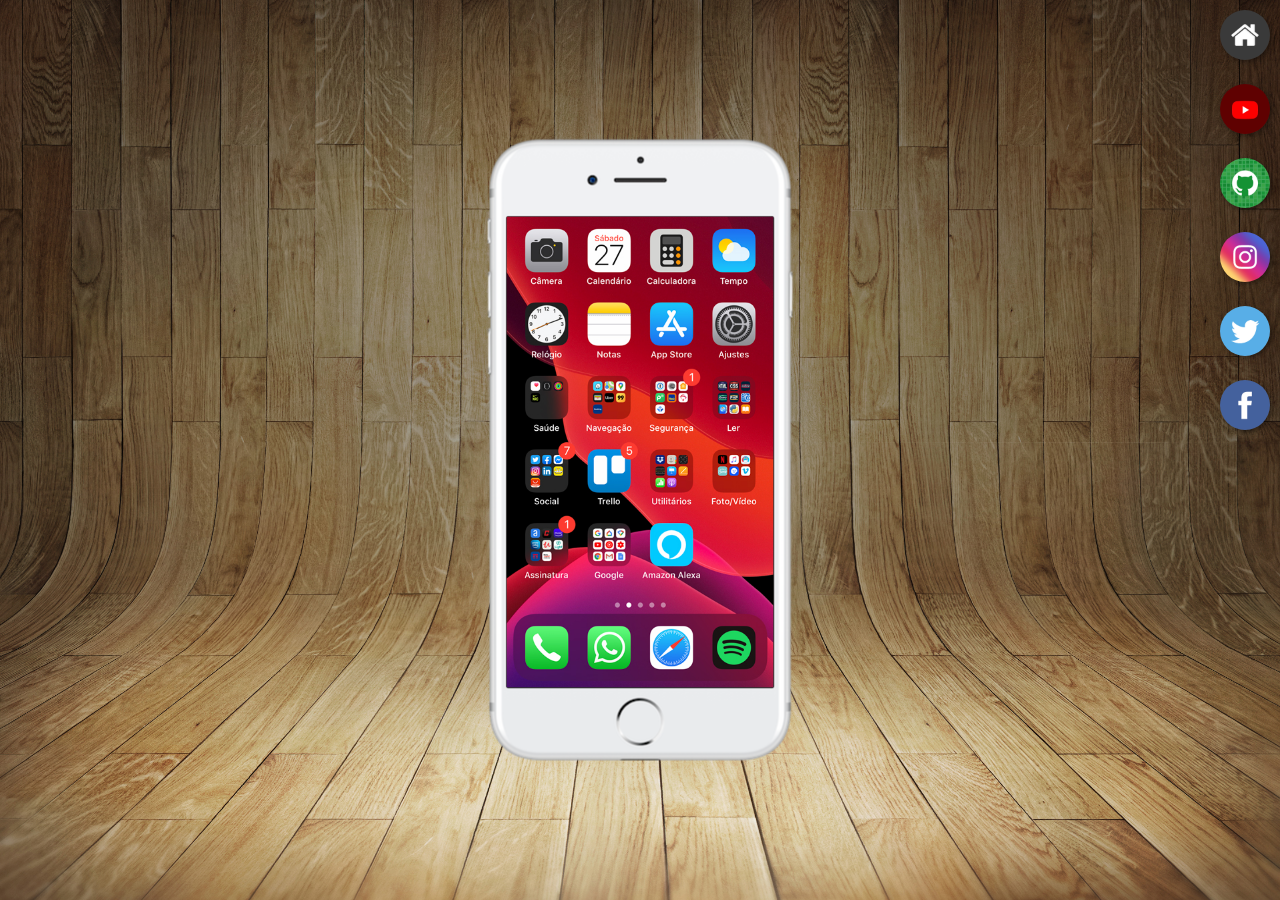
<file: index.html>
<!DOCTYPE html>
<html lang="pt-br">
<head>
    <meta charset="UTF-8">
    <meta name="viewport" content="width=device-width, initial-scale=1.0">
    <title>Projeto Redes Sociais</title>
    <link rel="shortcut icon" href="favicon.ico" type="image/x-icon">
    <link rel="stylesheet" href="estilos/style.css">
</head>
<body>
    <main>
        <section id="telefone">
            <iframe src="home.html" name="tela" id="tela" frameborder="0"></iframe>
        </section>
        <section id="redes-sociais">
            <a href="home.html" target="tela"><img src="imagens/logo-home.jpg" alt="Home"></a><br>
            <a href="youtube.html" target="tela"><img src="imagens/logo-youtube.jpg" alt=""></a><br>
            <a href="github.html" target="tela"><img src="imagens/logo-github.jpg" alt=""></a><br>
            <a href="instagram.html" target="tela"><img src="imagens/logo-instagram.jpg" alt=""></a><br>
            <a href="twitter.html" target="tela"><img src="imagens/logo-twitter.jpg" alt=""></a><br>
            <a href="facebook.html" target="tela"><img src="imagens/logo-facebook.jpg" alt=""></a>
        </section>
    </main>
</body>
</html>
</file>
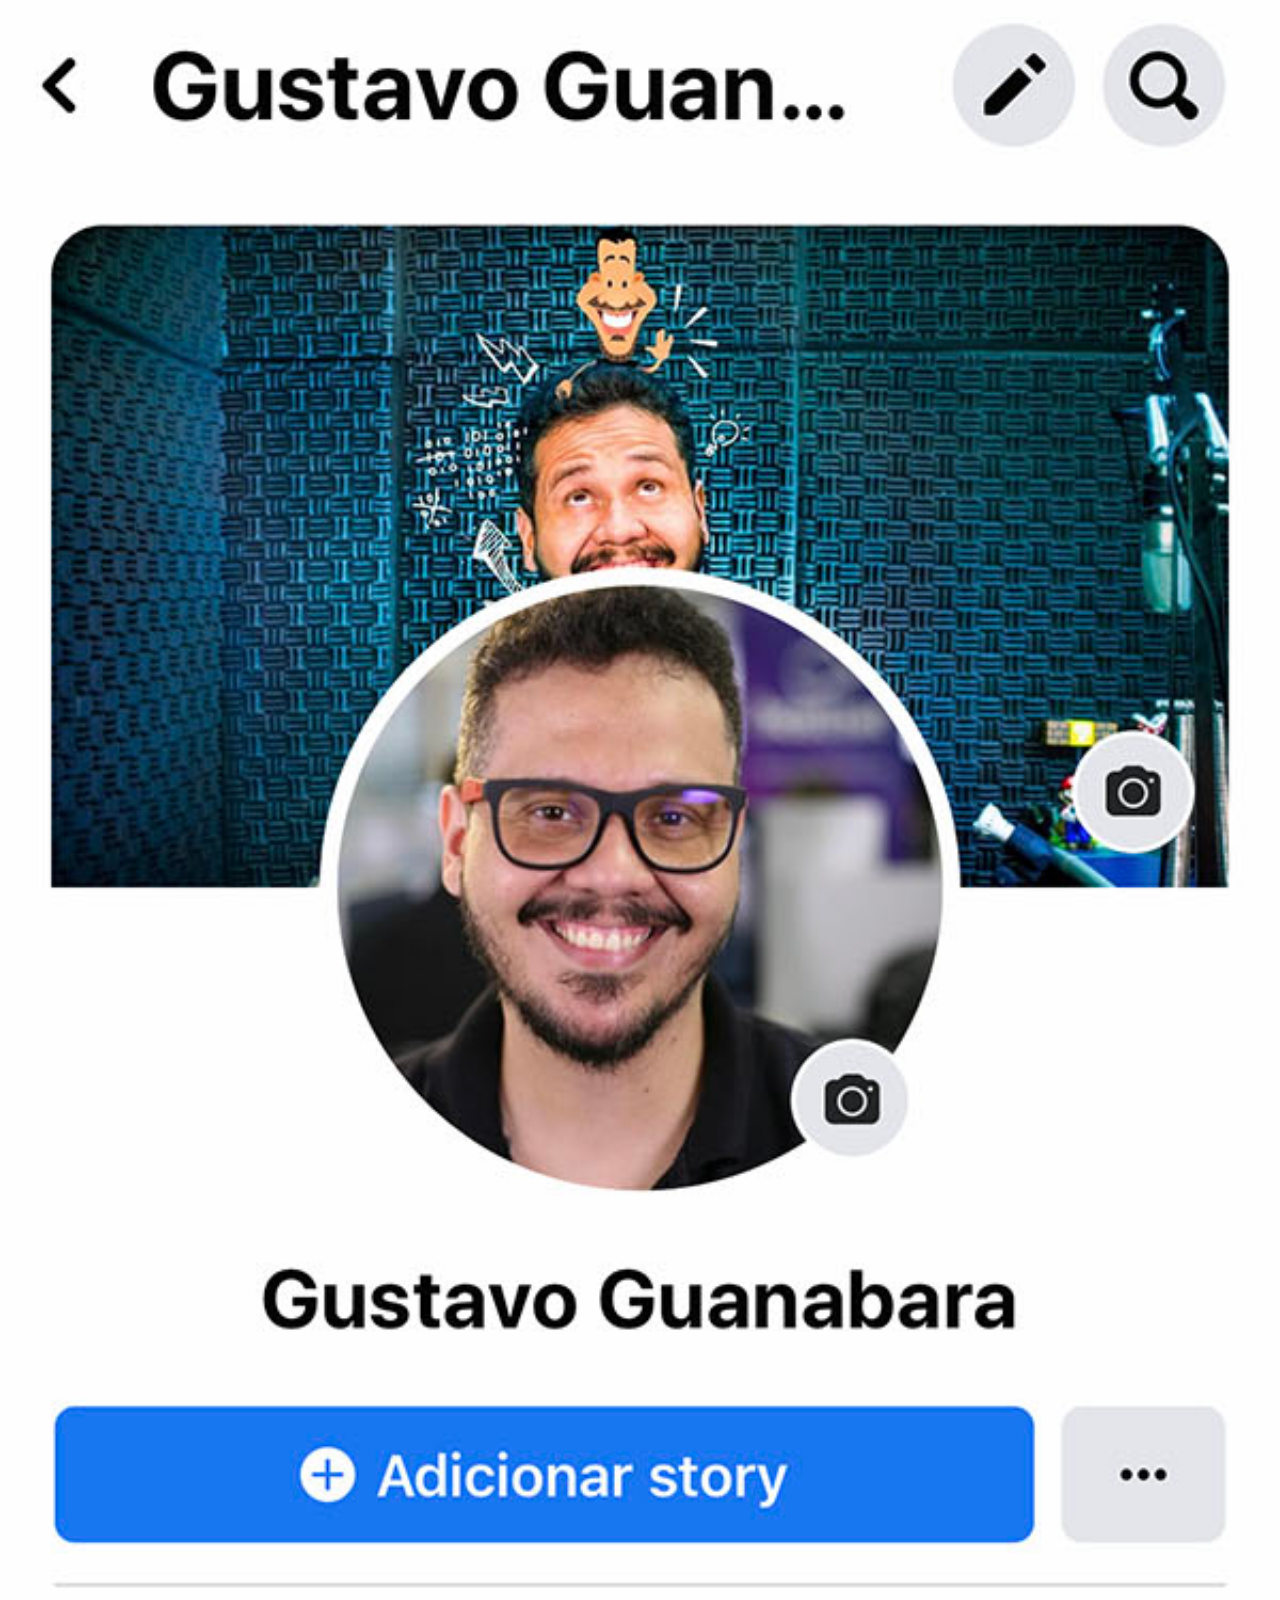
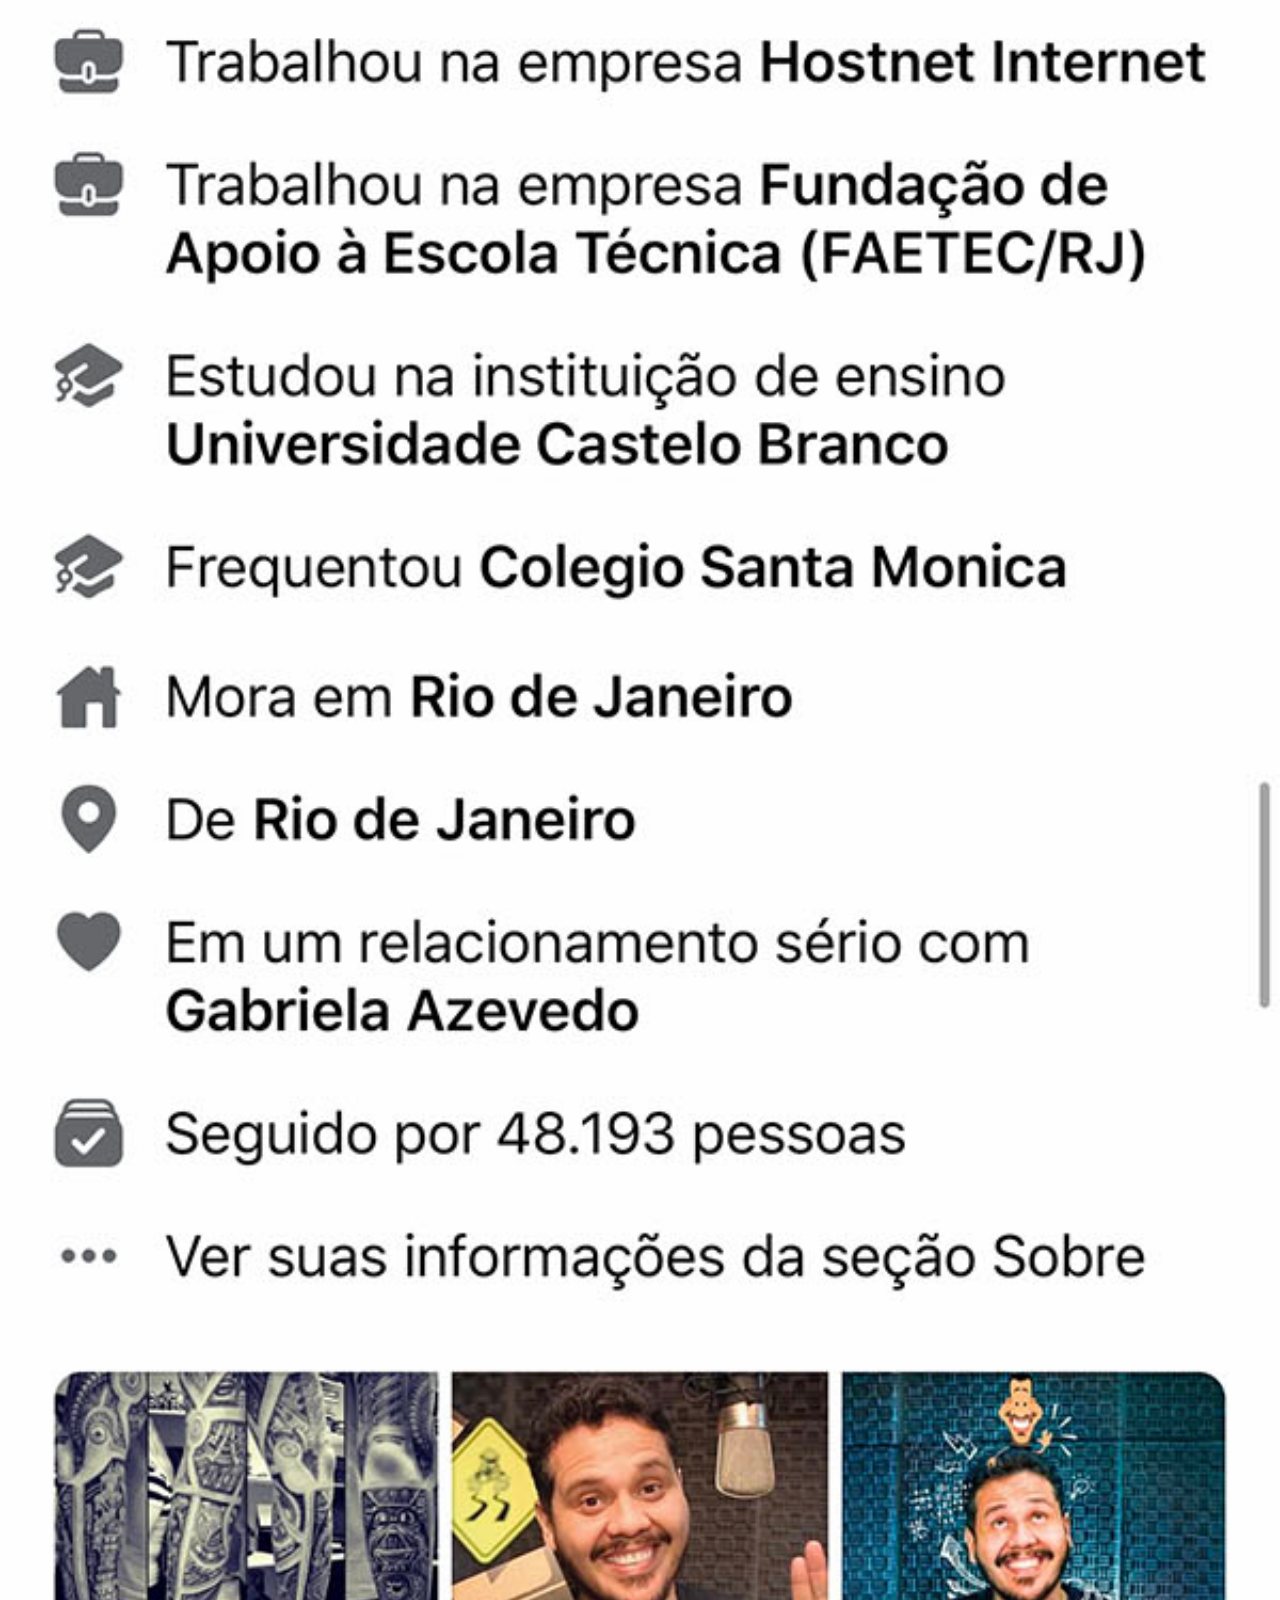
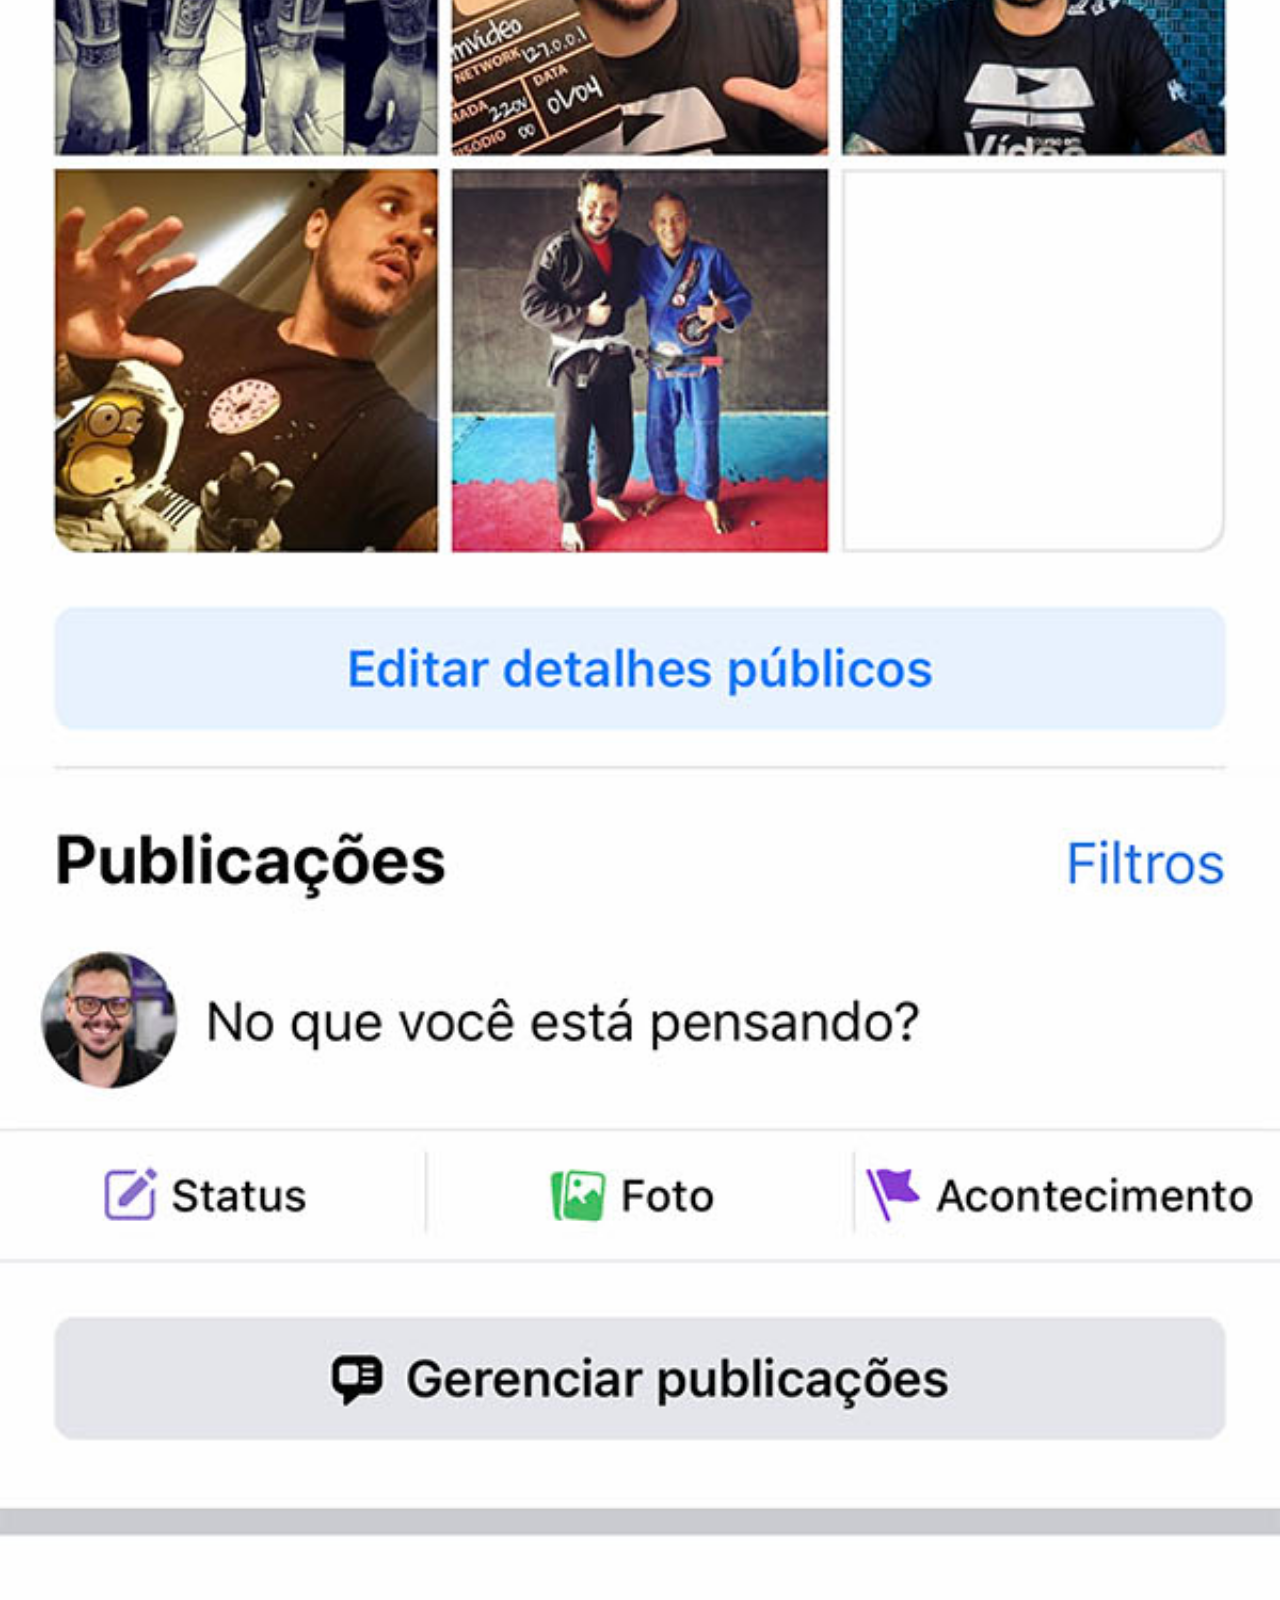
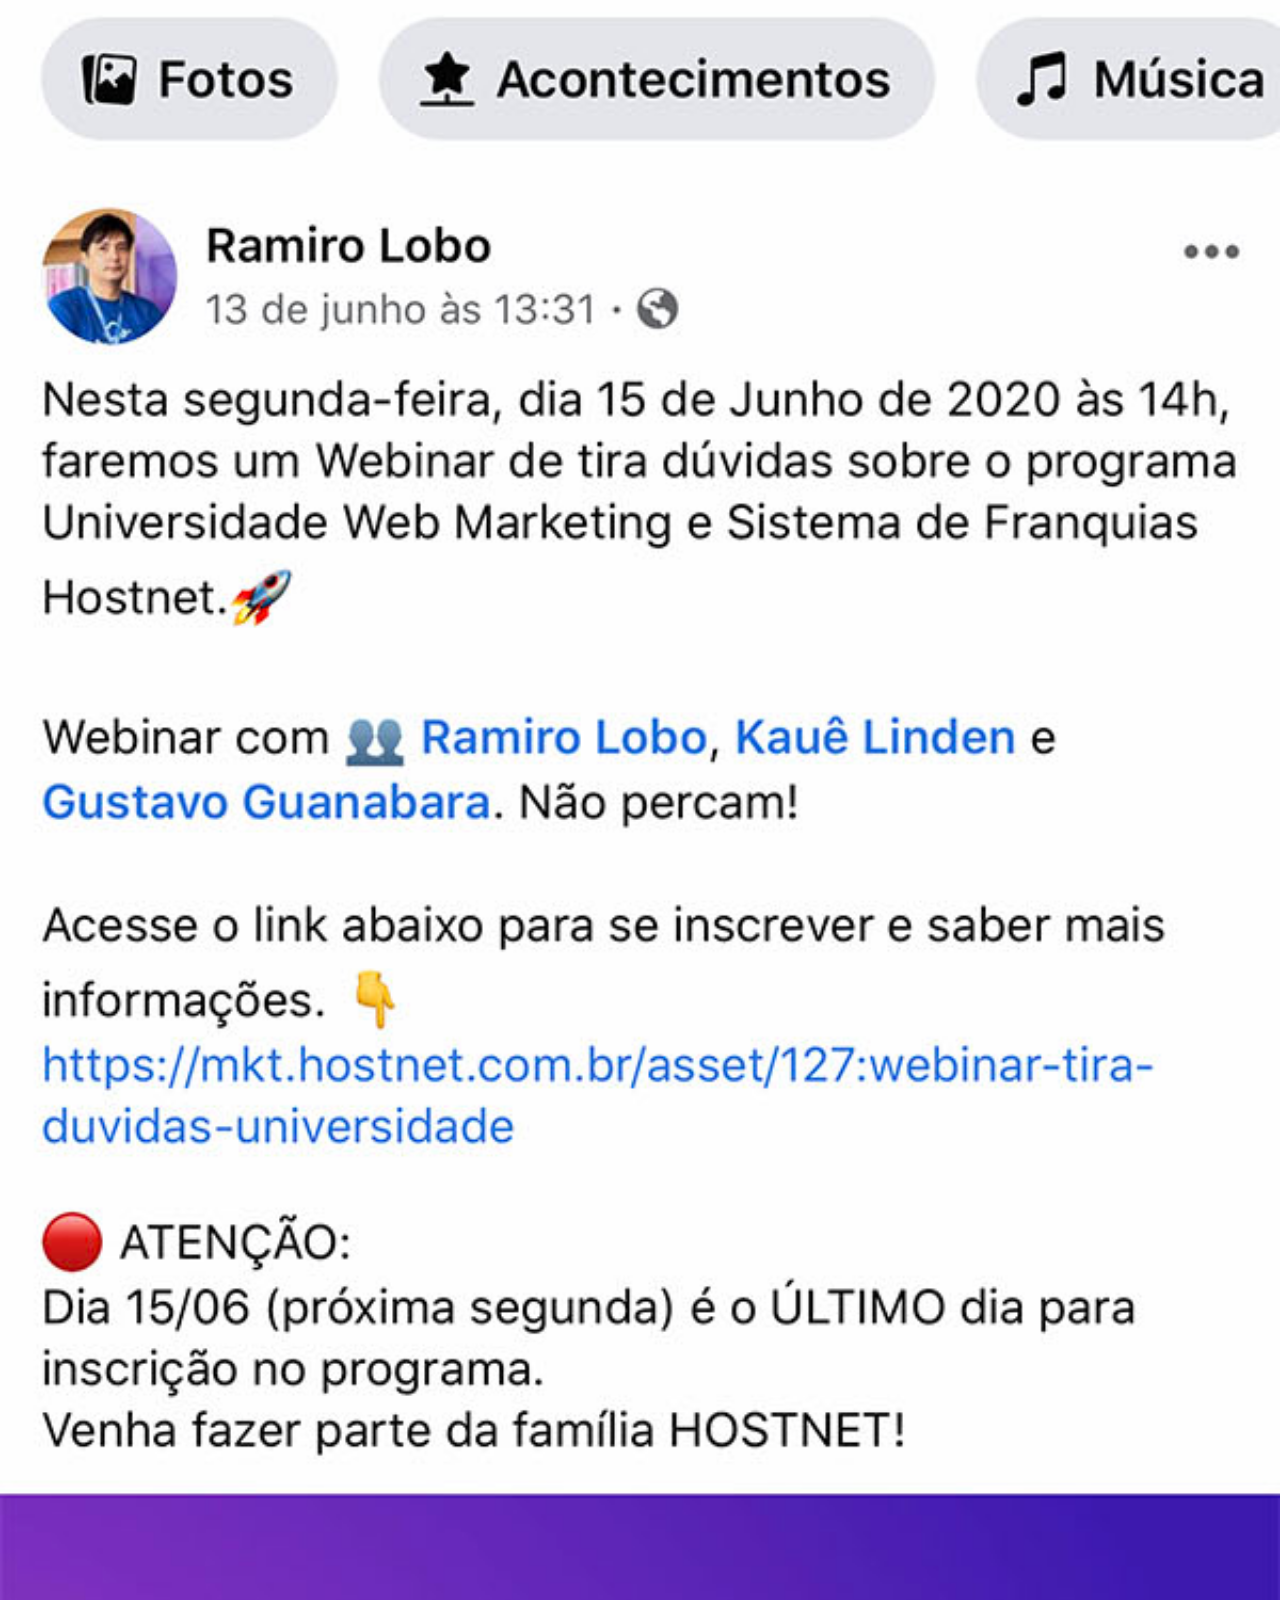
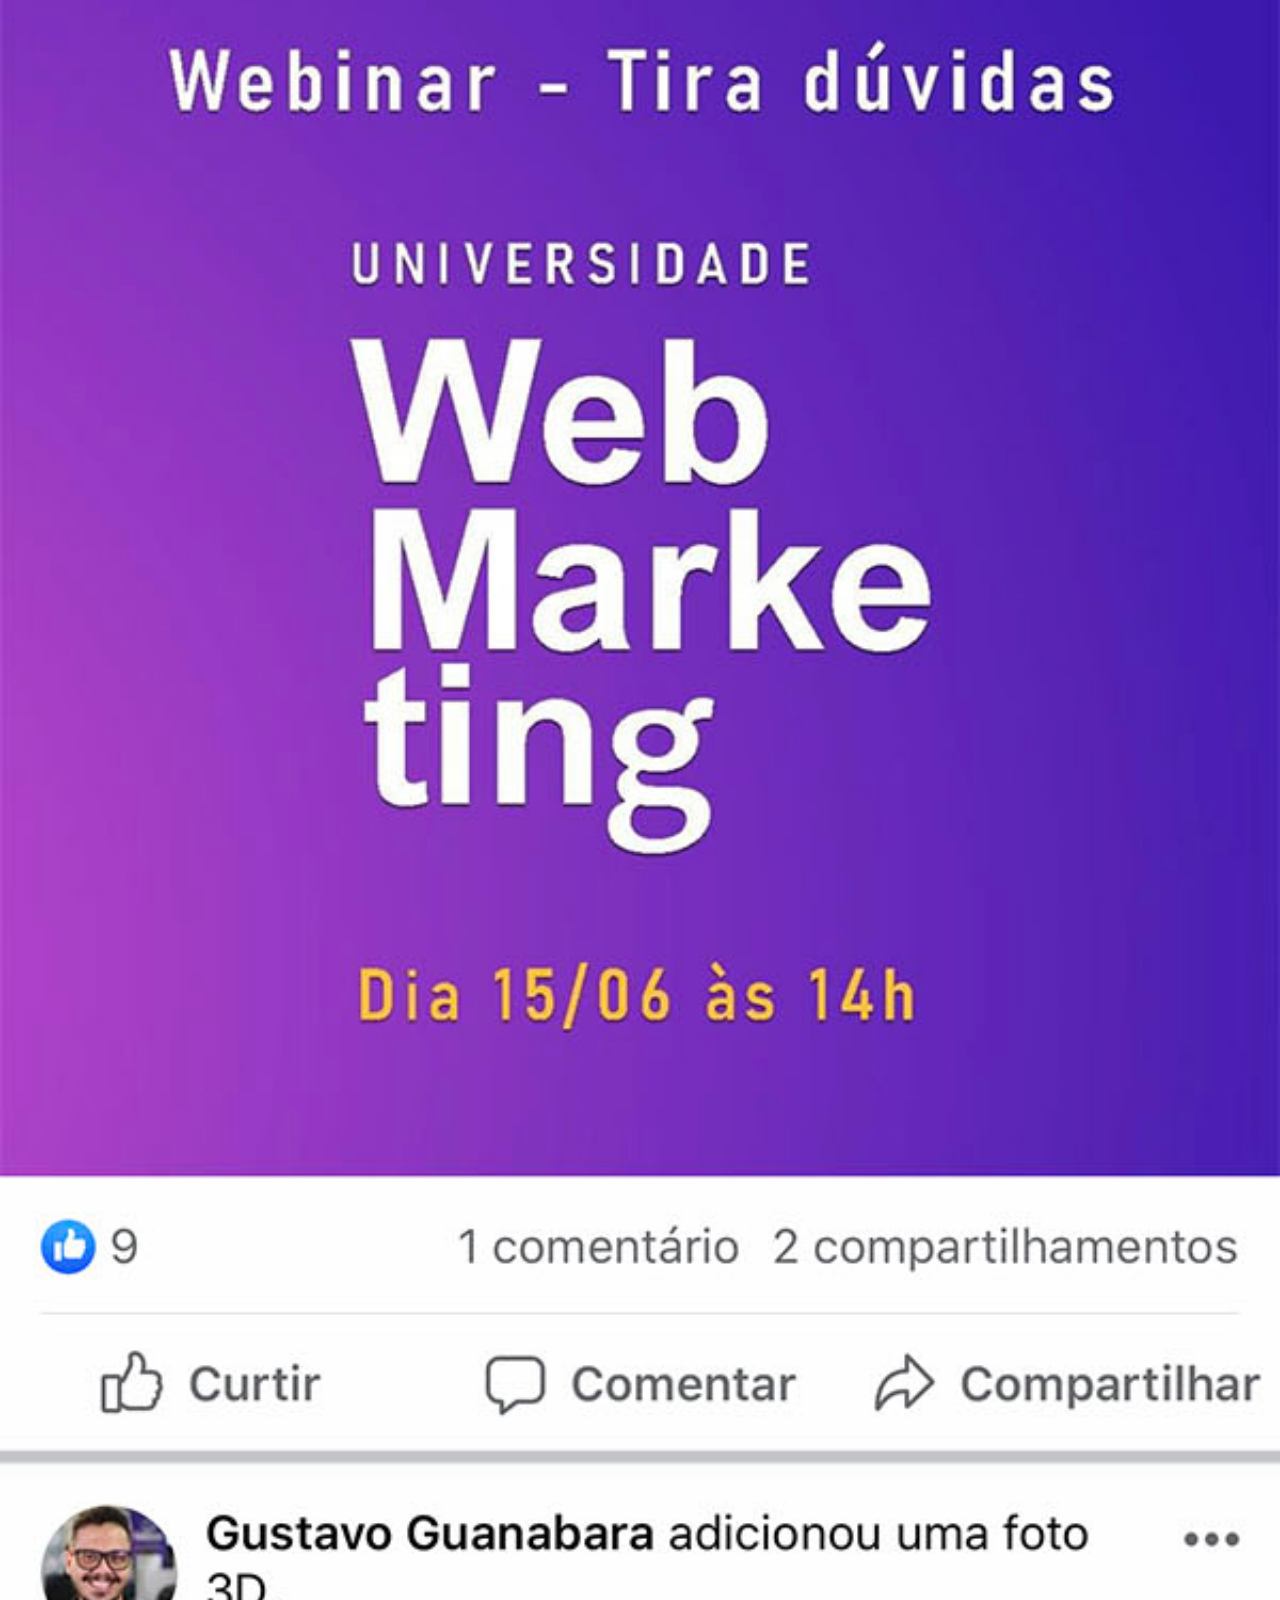
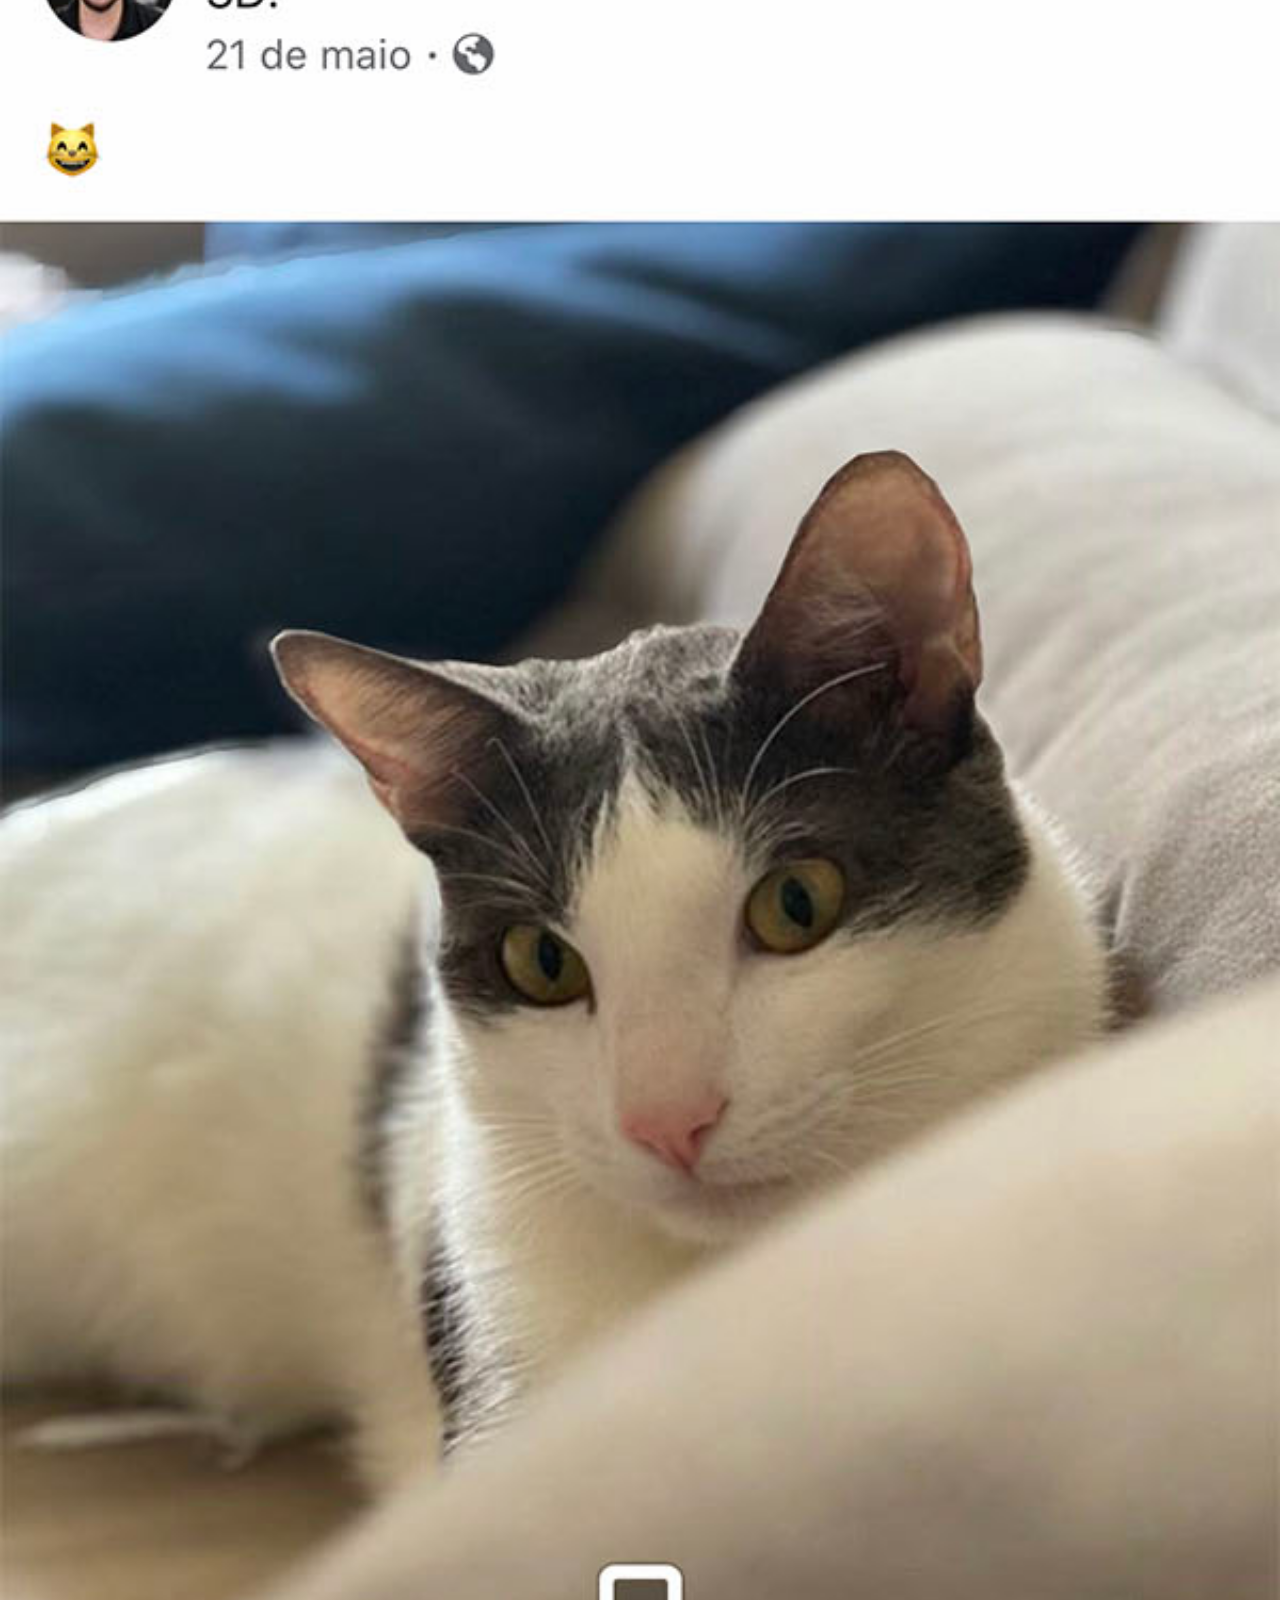
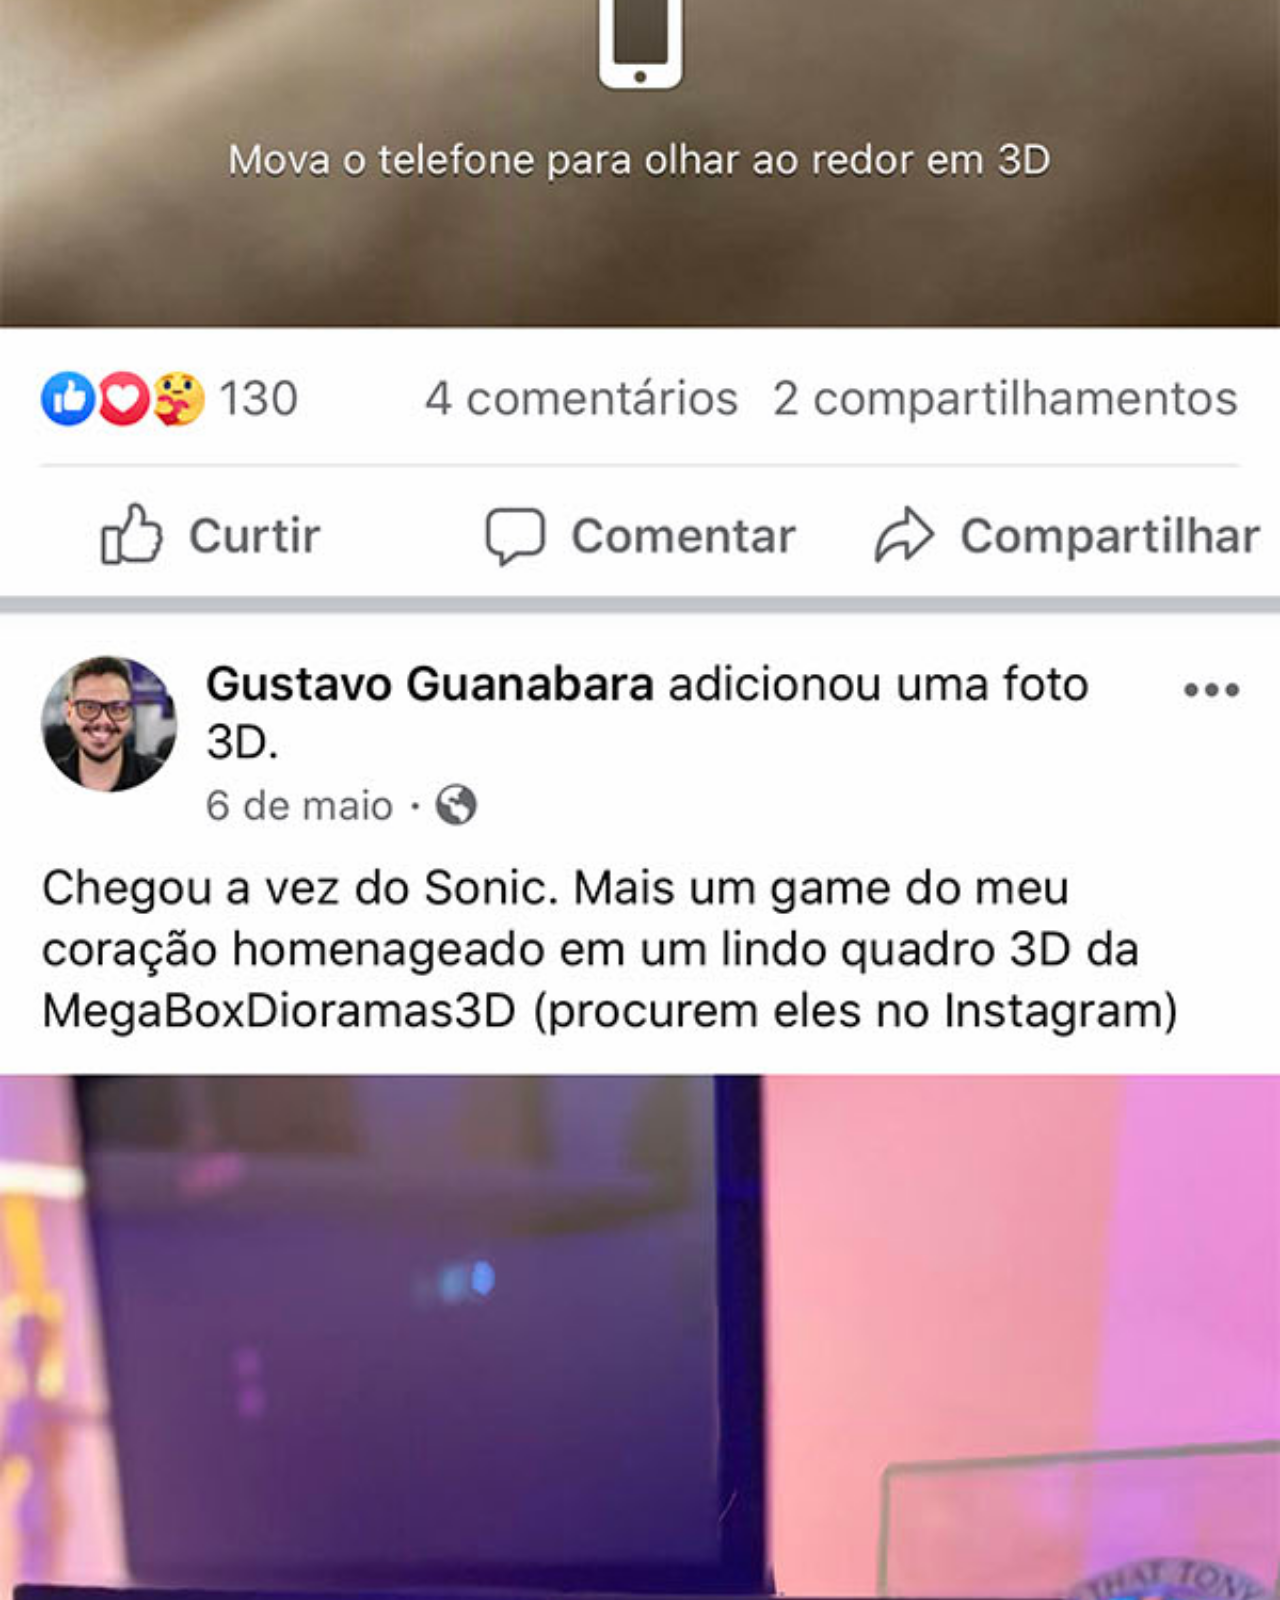
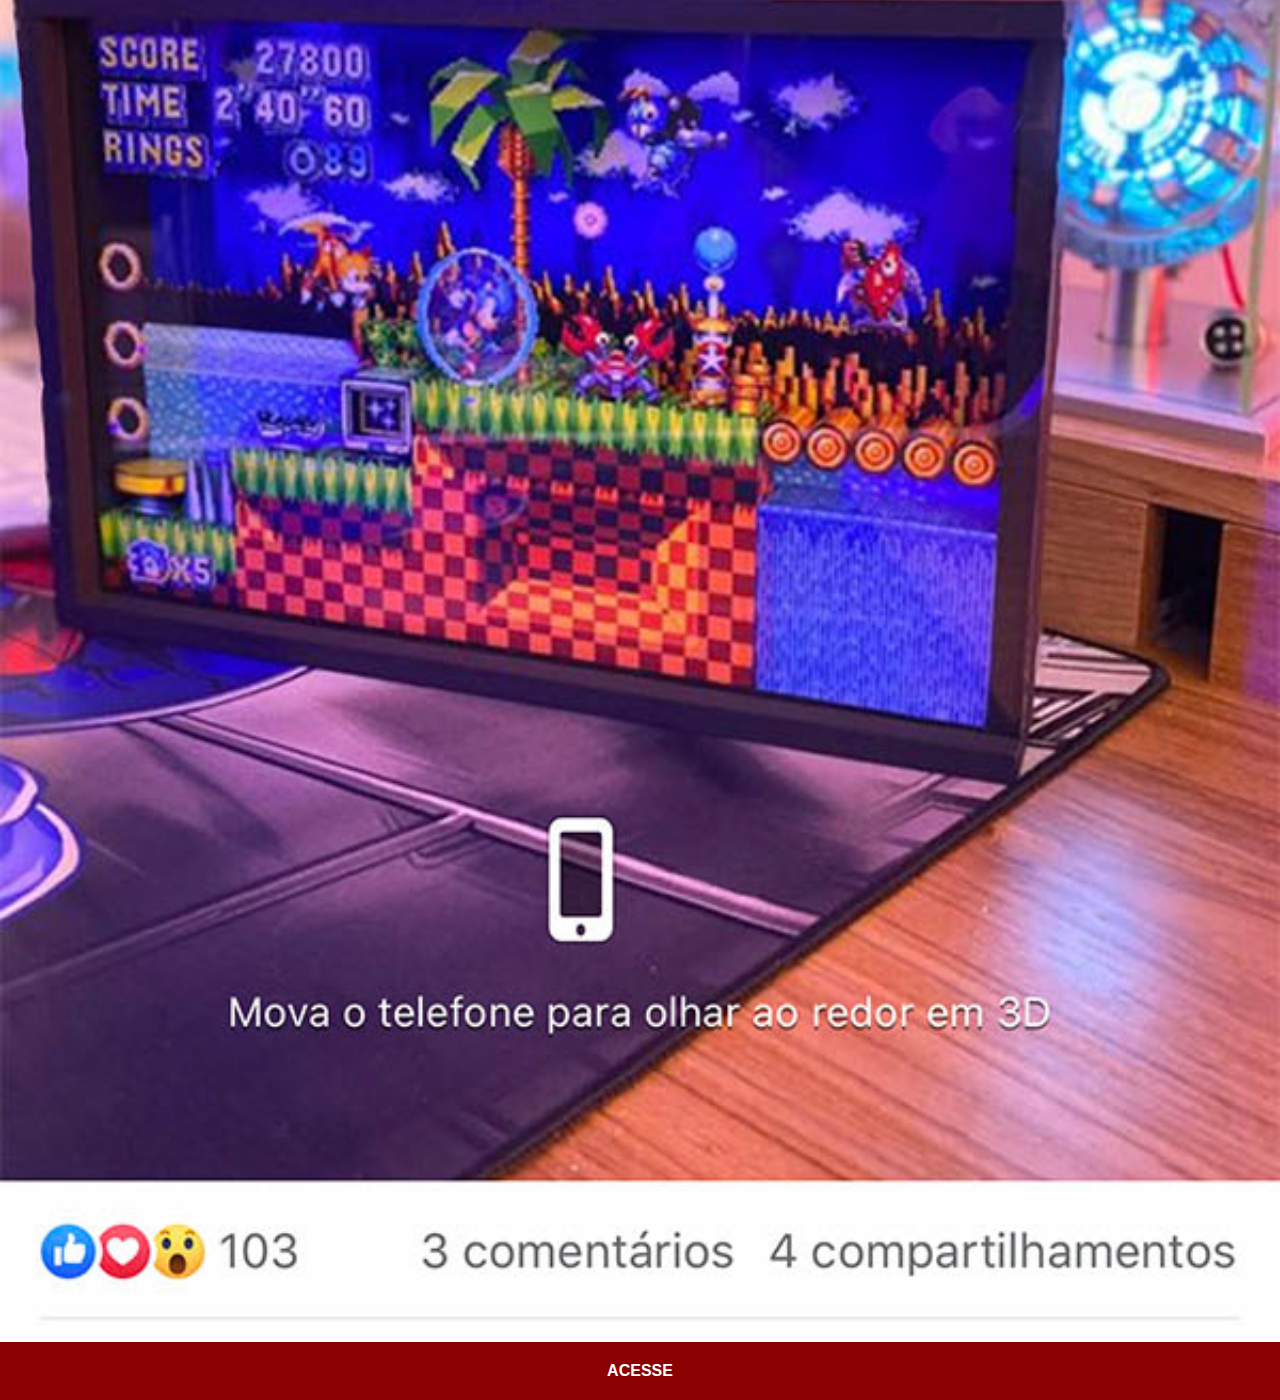
<file: facebook.html>
<!DOCTYPE html>
<html lang="pt-br">
<head>
    <meta charset="UTF-8">
    <meta name="viewport" content="width=device-width, initial-scale=1.0">
    <title>Facebook</title>
    <link rel="stylesheet" href="estilos/paginas.css">
</head>
<body>
    <img src="imagens/tela-facebook.jpg" alt="Facebook">
    <a href="https://www.facebook.com/gustavoguanabara/" target="_blank">ACESSE</a>
</body>
</html>
</file>
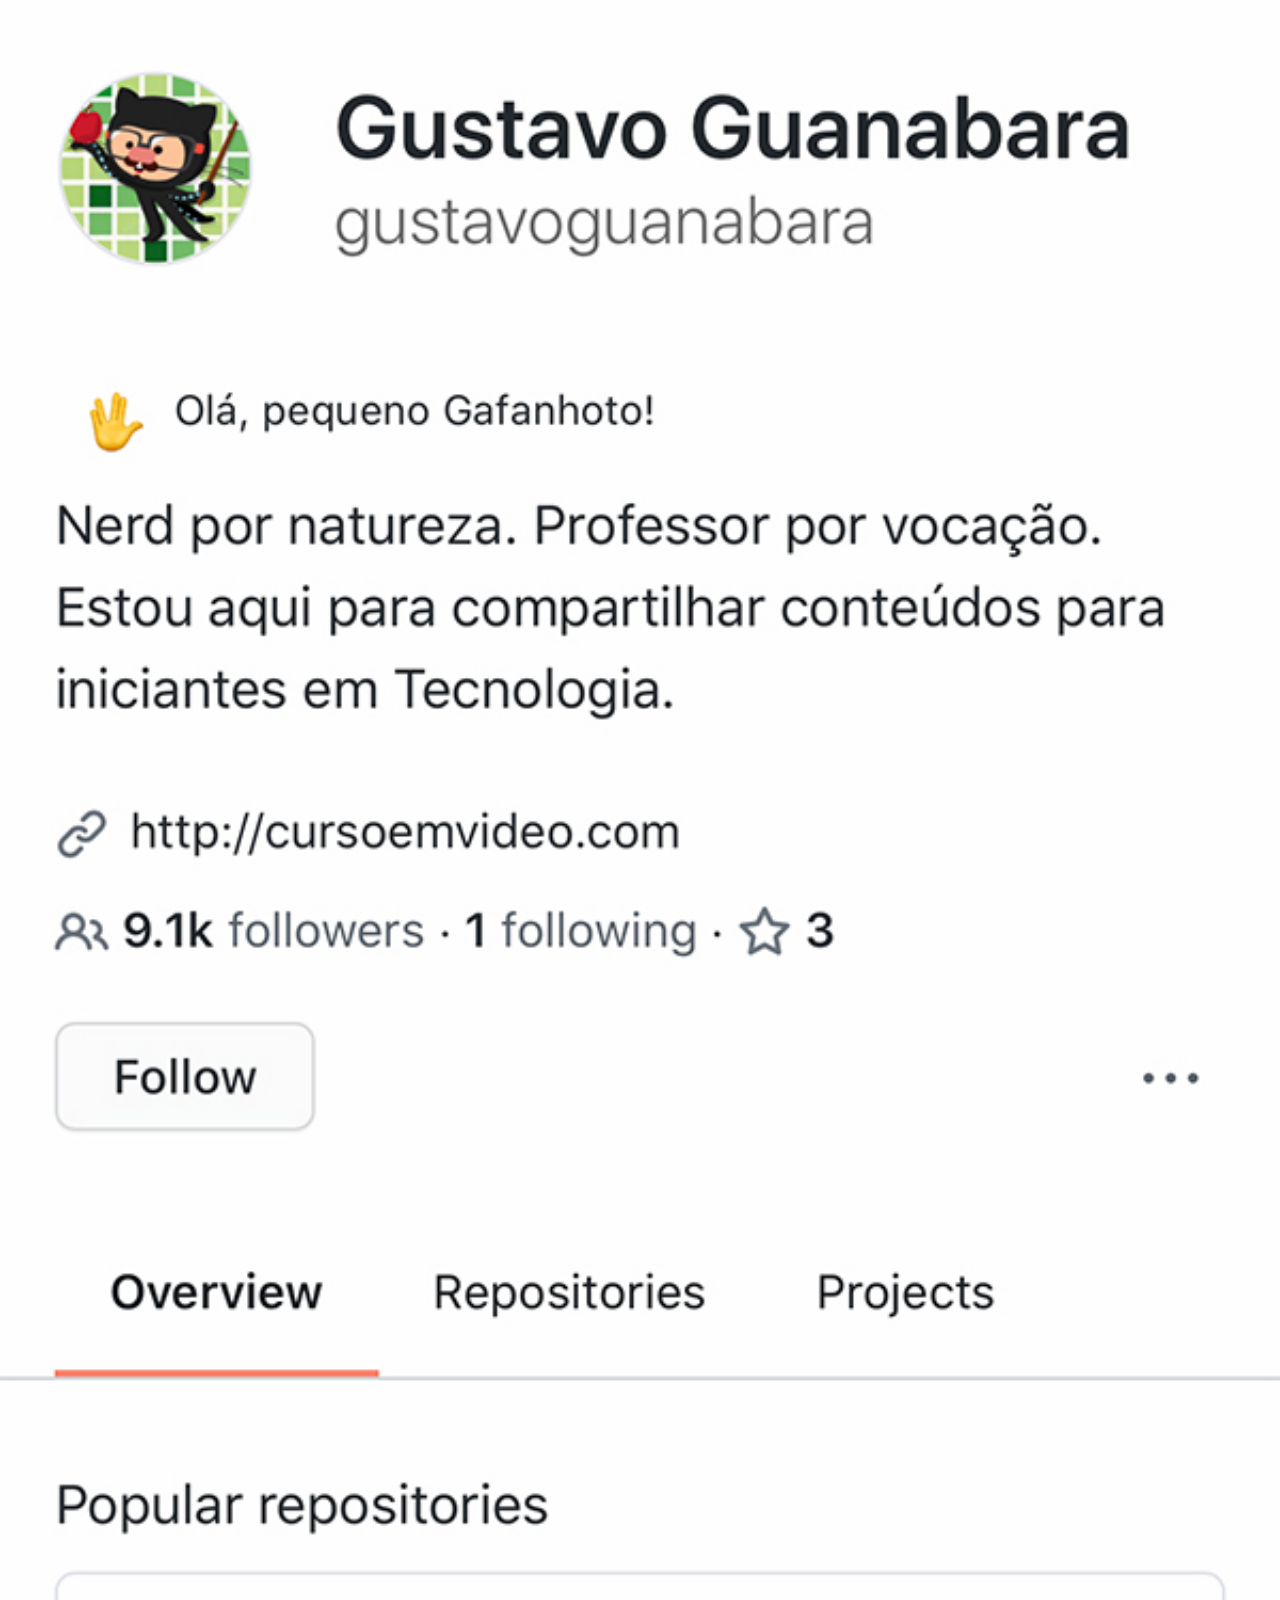
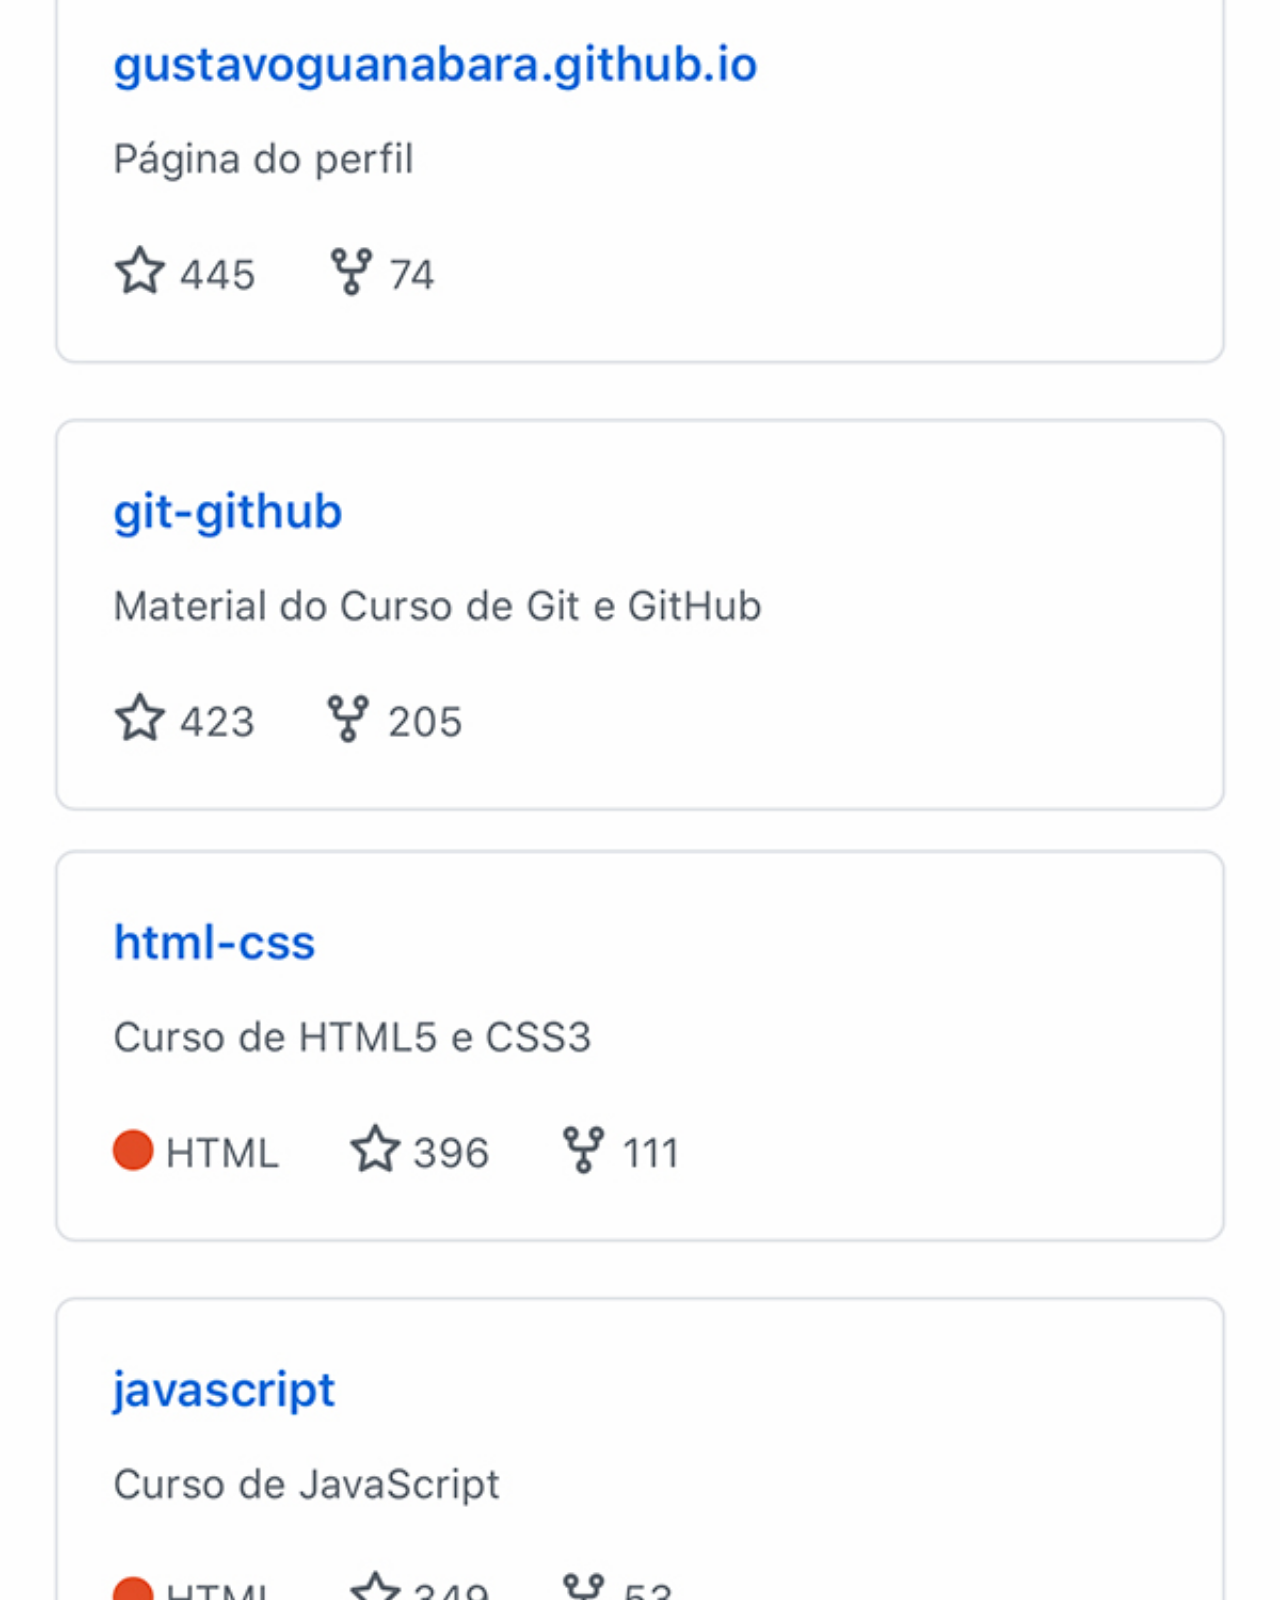
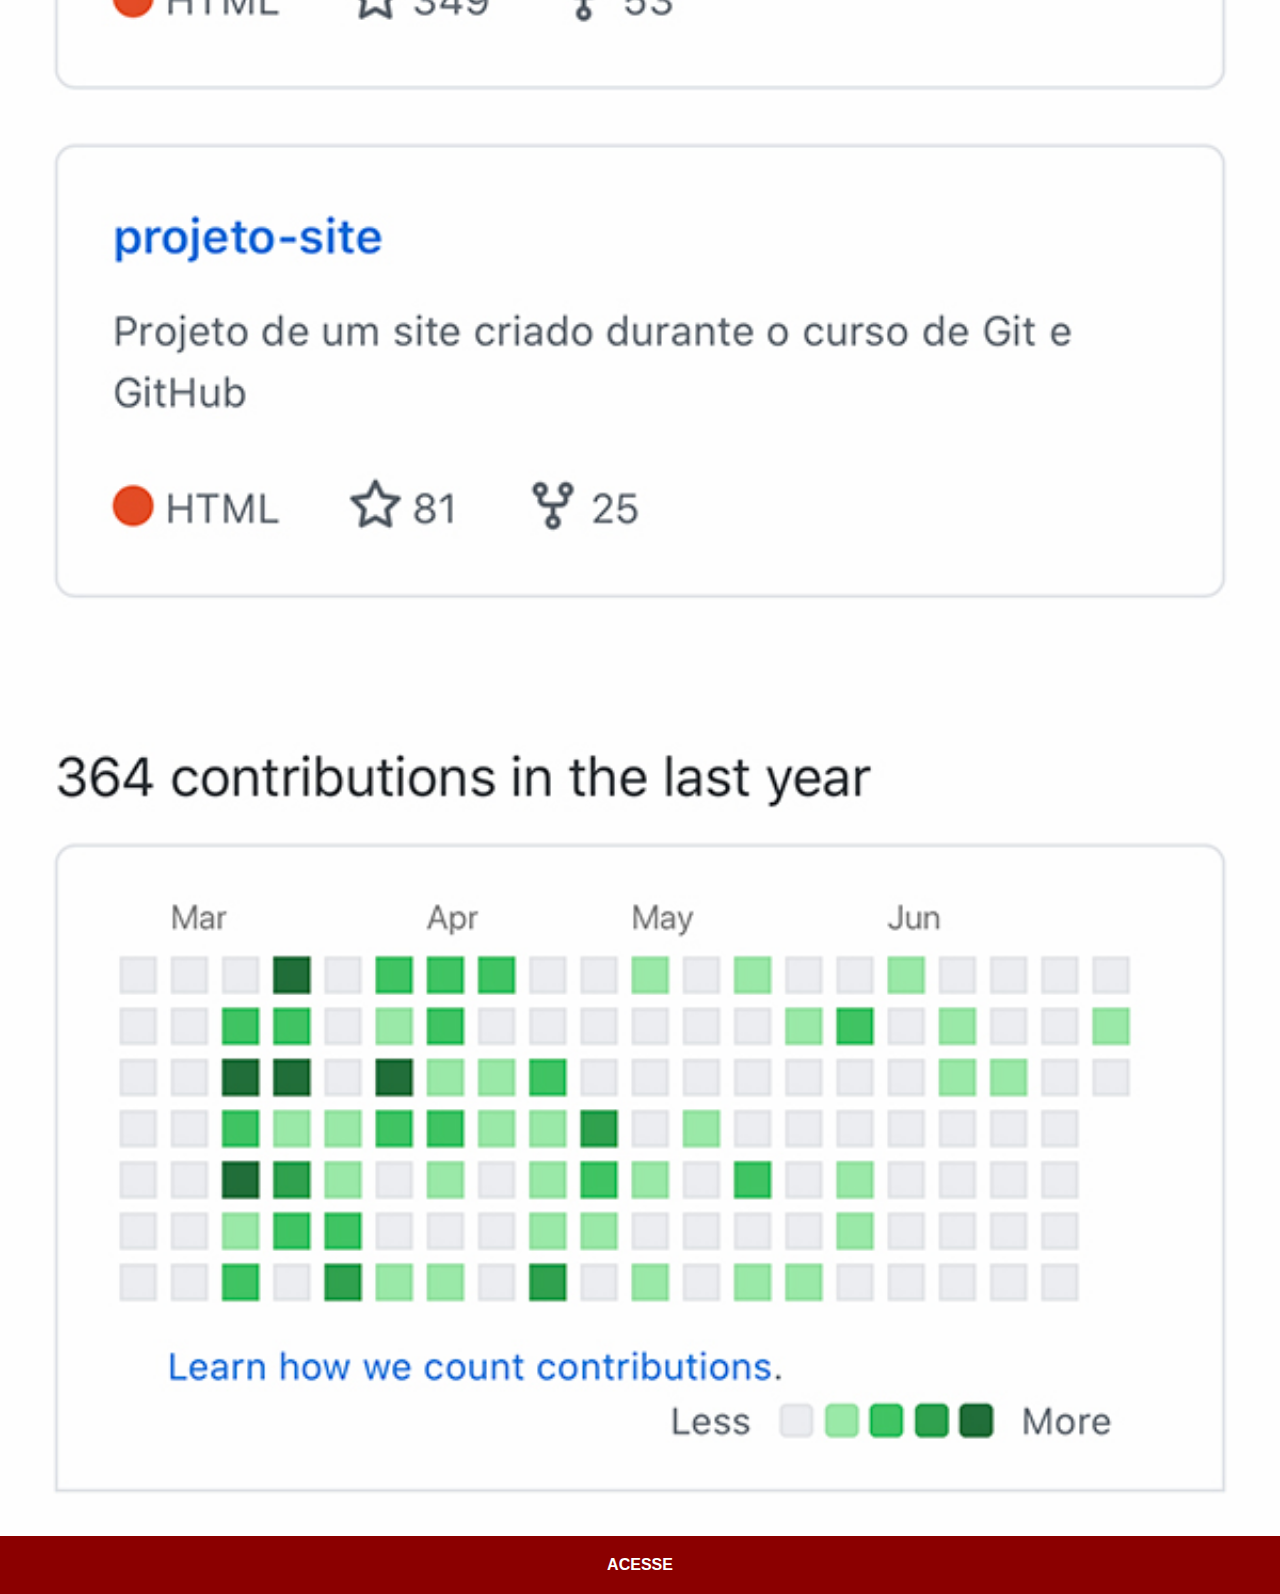
<file: github.html>
<!DOCTYPE html>
<html lang="pt-br">
<head>
    <meta charset="UTF-8">
    <meta name="viewport" content="width=device-width, initial-scale=1.0">
    <title>github</title>
    <link rel="stylesheet" href="estilos/paginas.css">
</head>
<body>
    <img src="imagens/tela-github.jpg" alt="GitHub">
    <a href="https://github.com/gustavoguanabara">ACESSE</a>
</body>
</html>
</file>
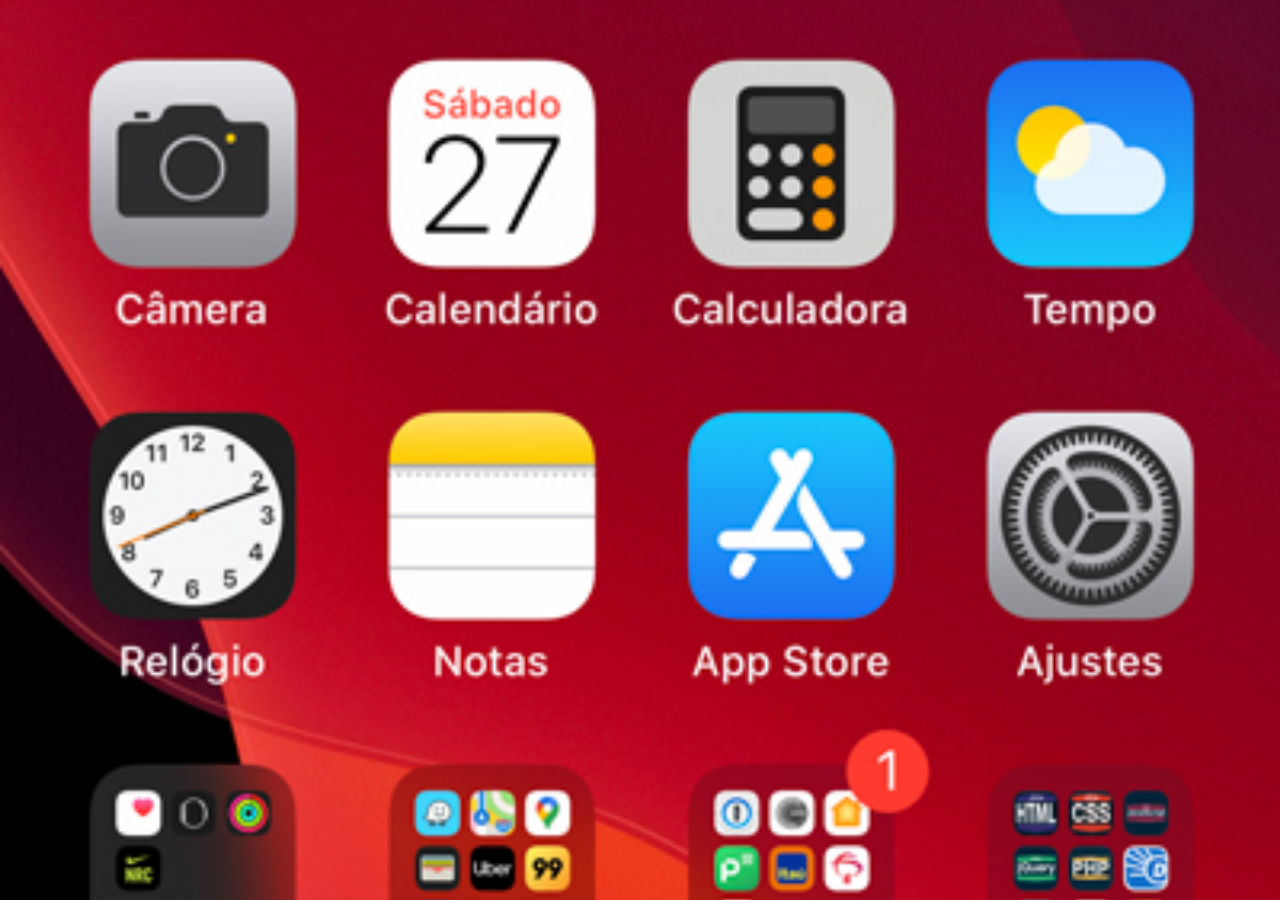
<file: home.html>
<!DOCTYPE html>
<html lang="pt-br">
<head>
    <meta charset="UTF-8">
    <meta name="viewport" content="width=device-width, initial-scale=1.0">
    <title>Home</title>
</head>
<style>
    * {
        margin: 0;
        padding: 0;
    }

    body {
        width: 100vw;
        height: 100vh;
        background: black url('imagens/tela-home.jpg') no-repeat top center;
        background-size: cover;
    }
</style>
<body>
    
</body>
</html>
</file>
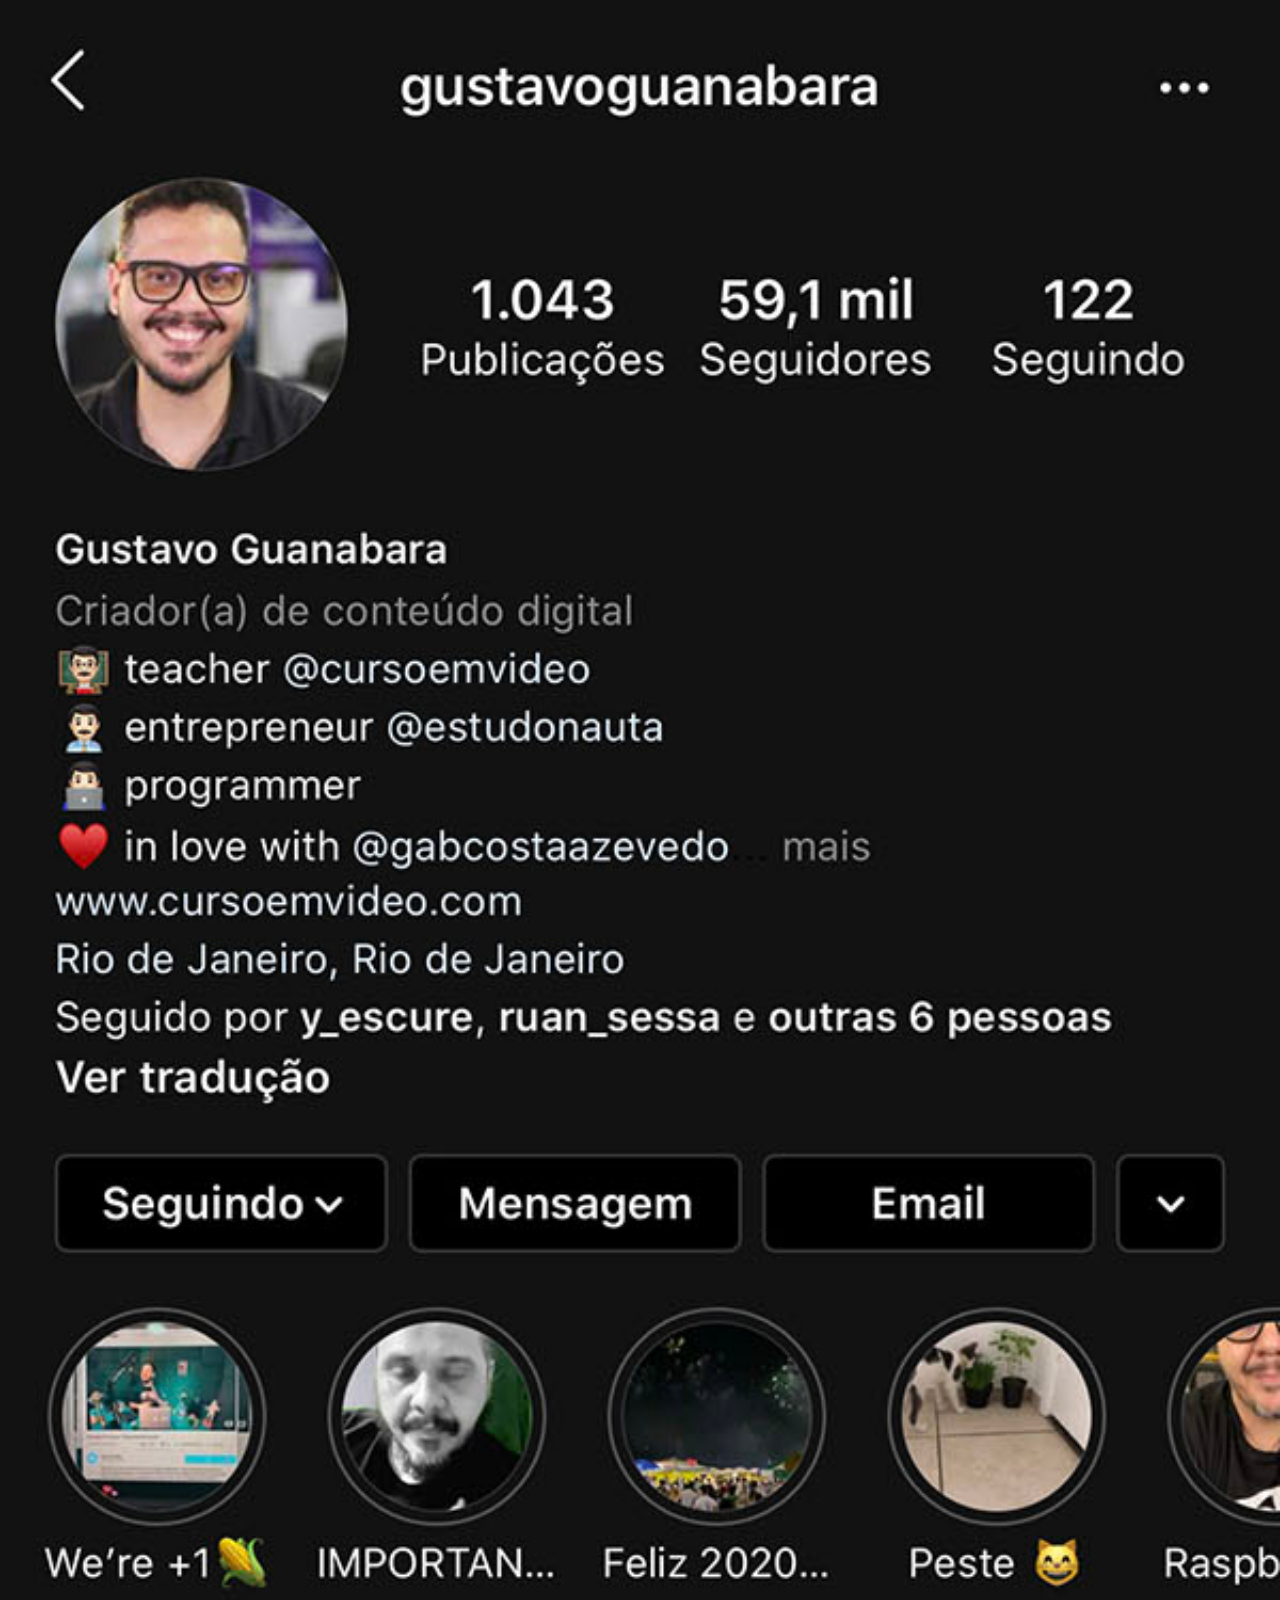
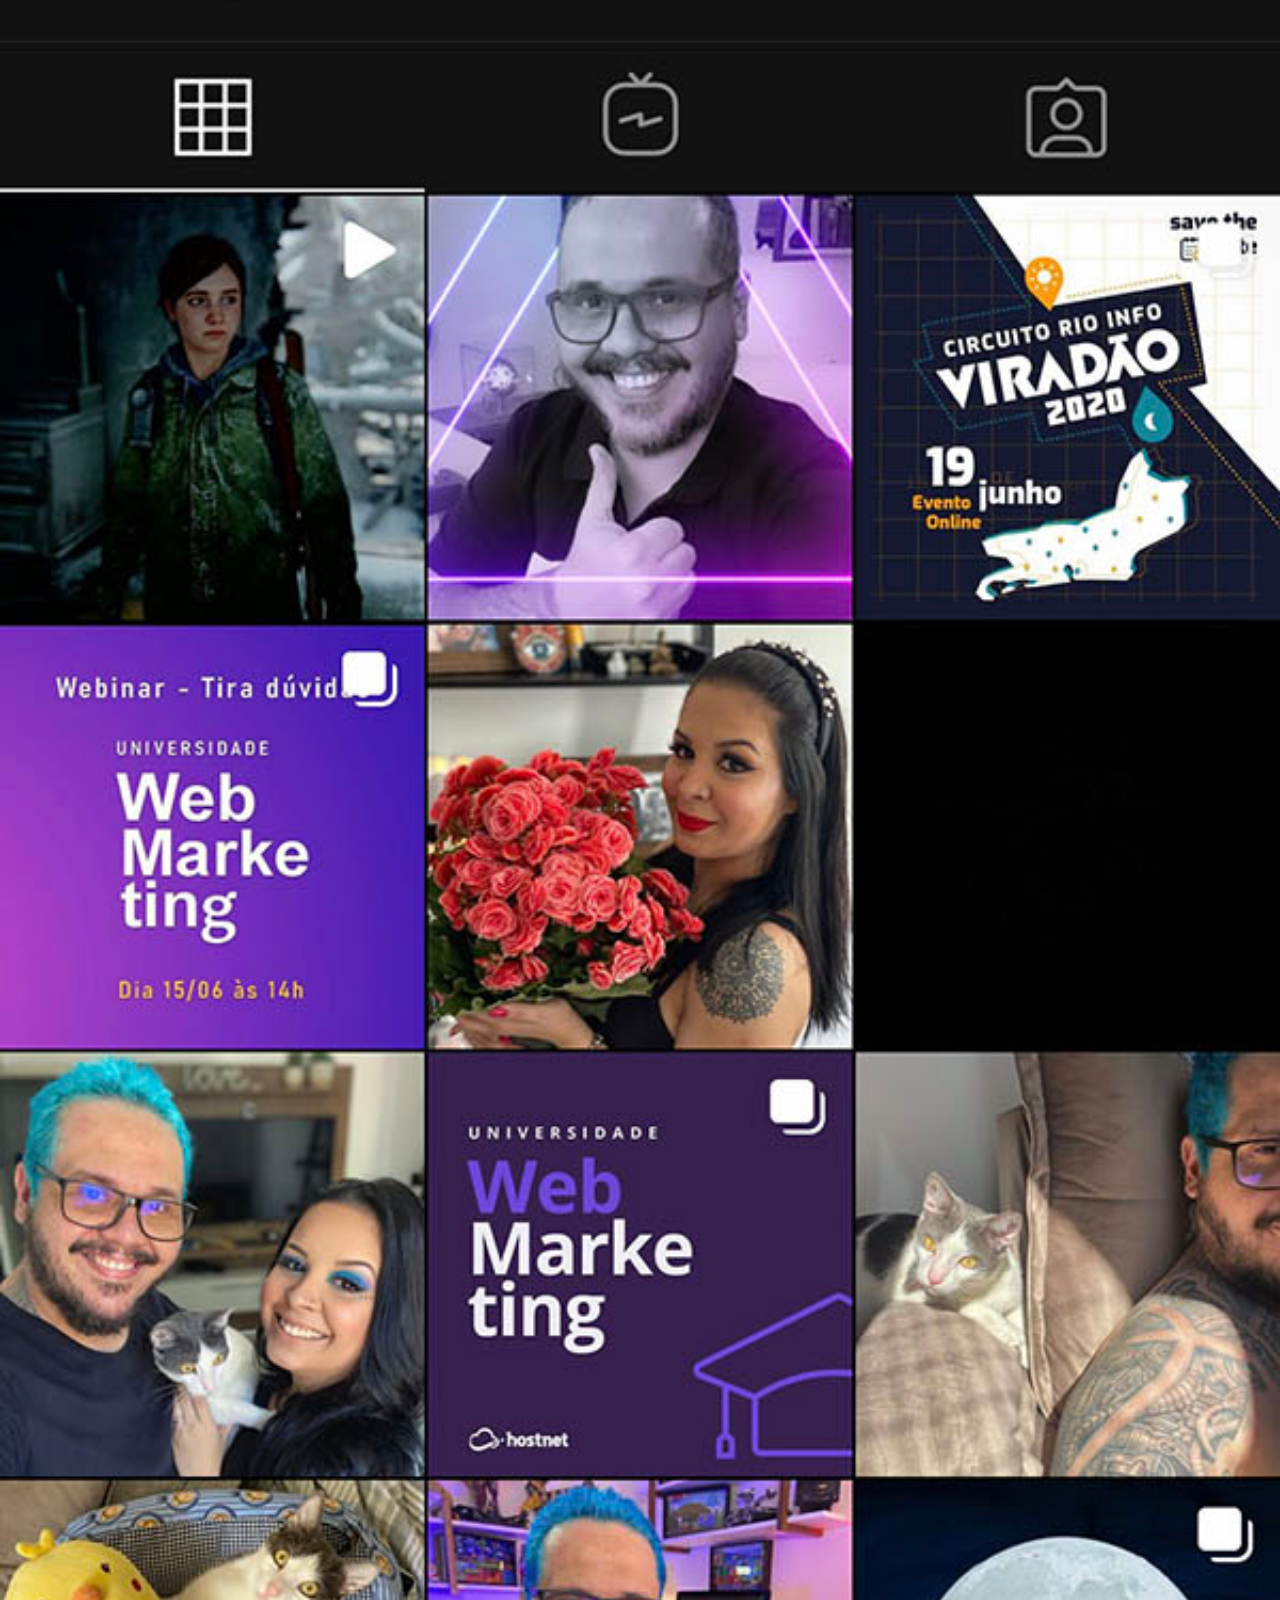
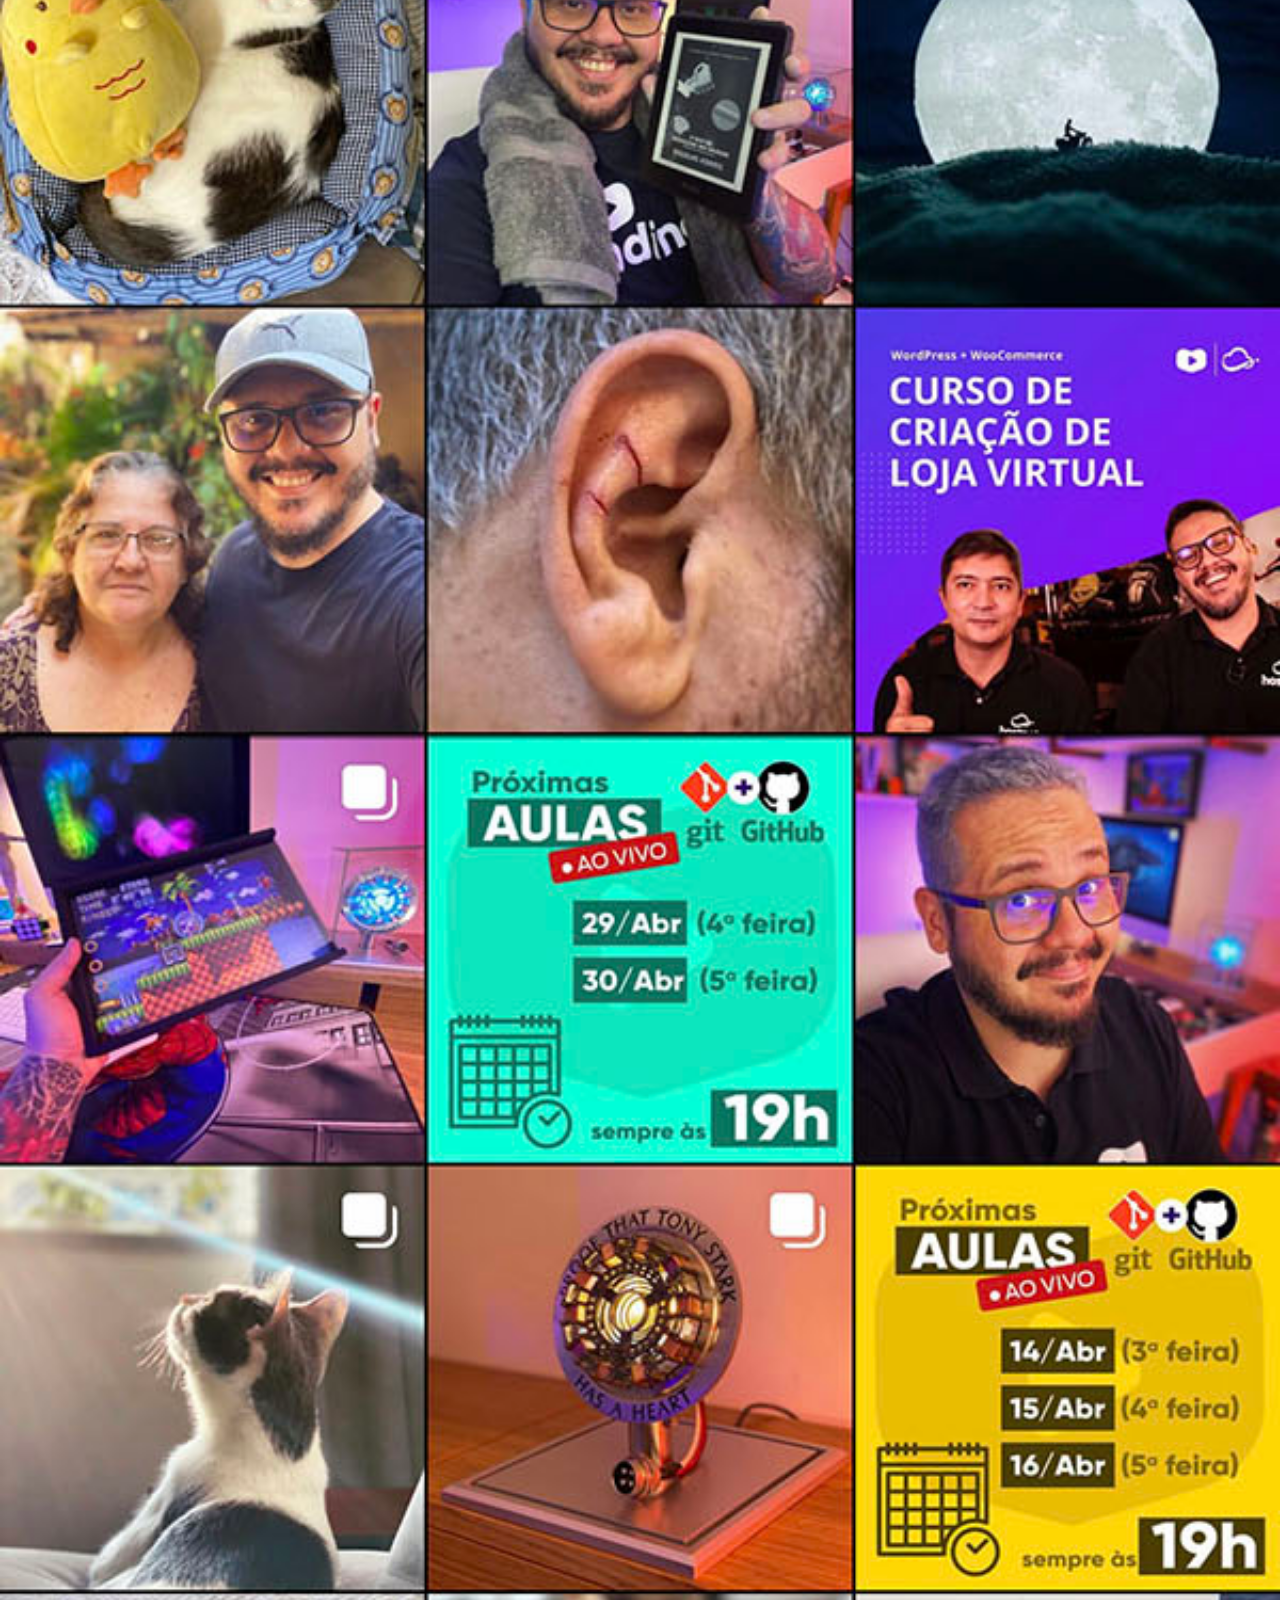
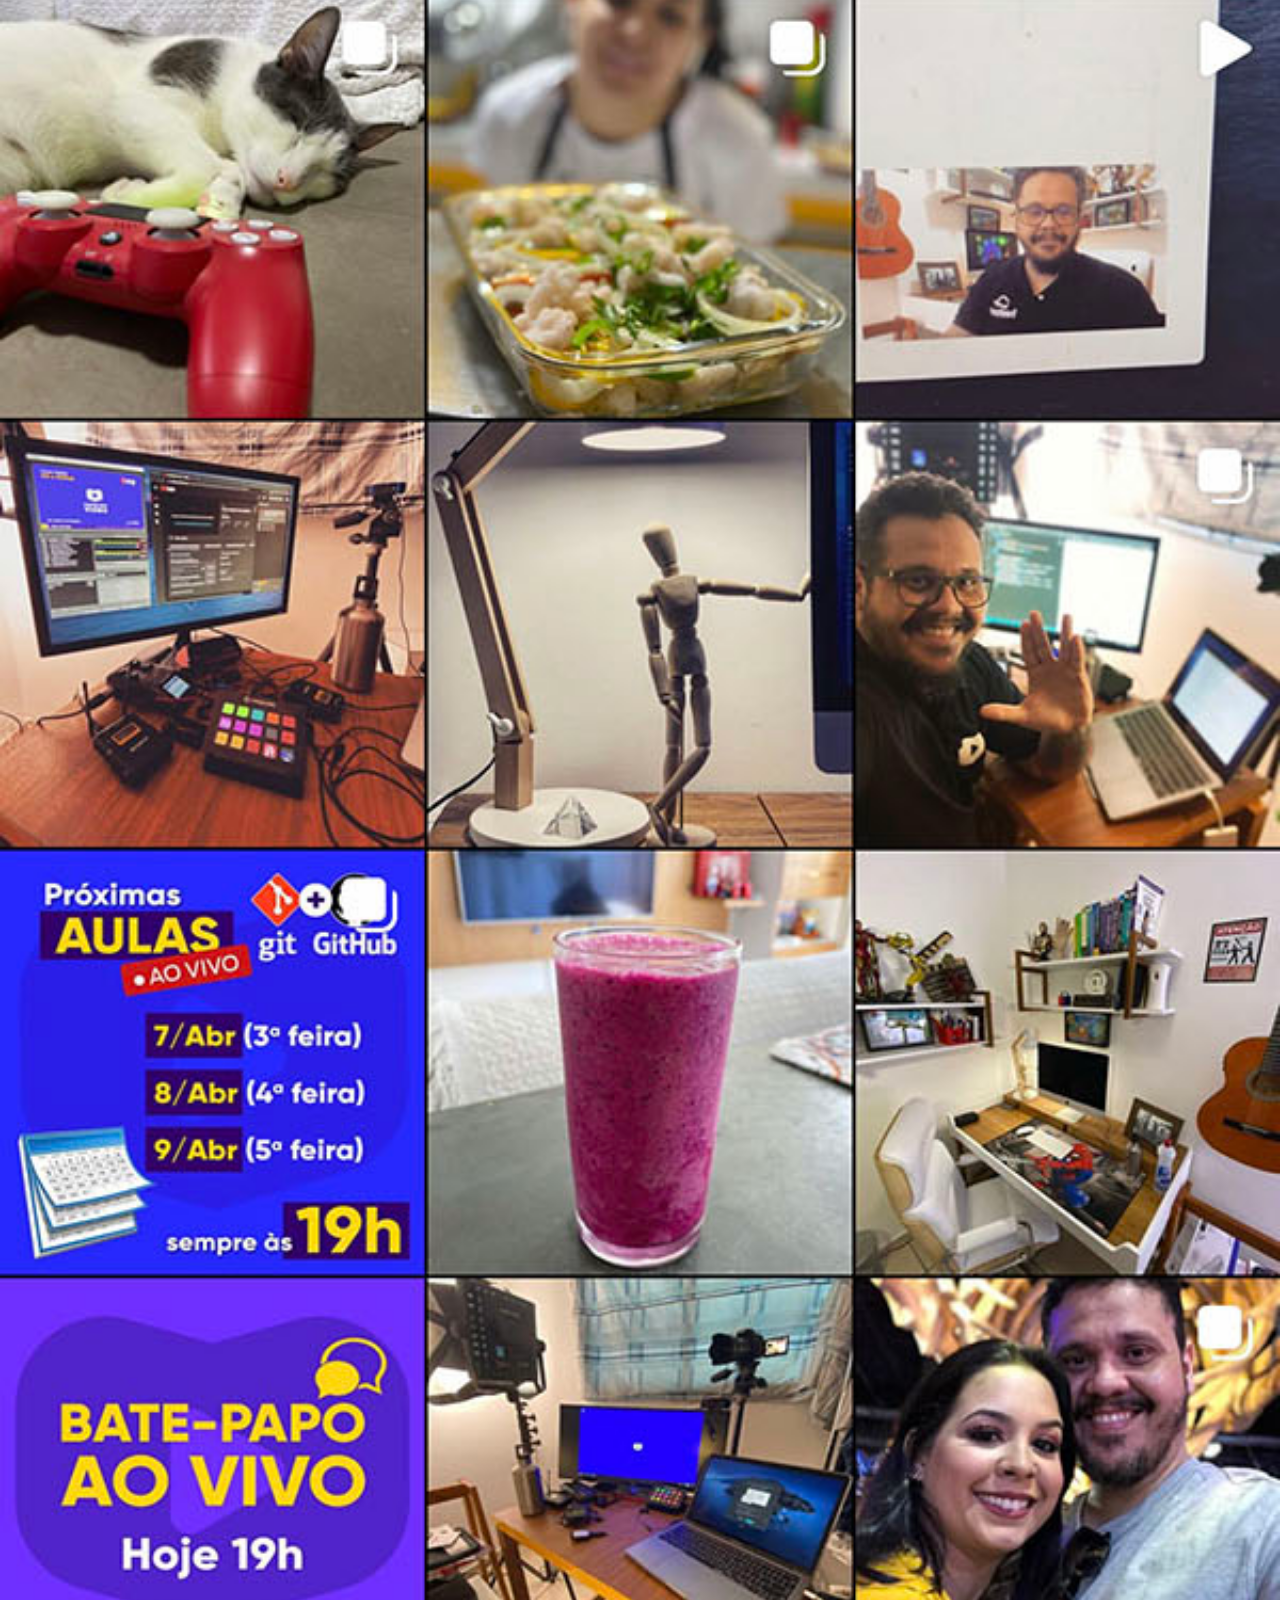
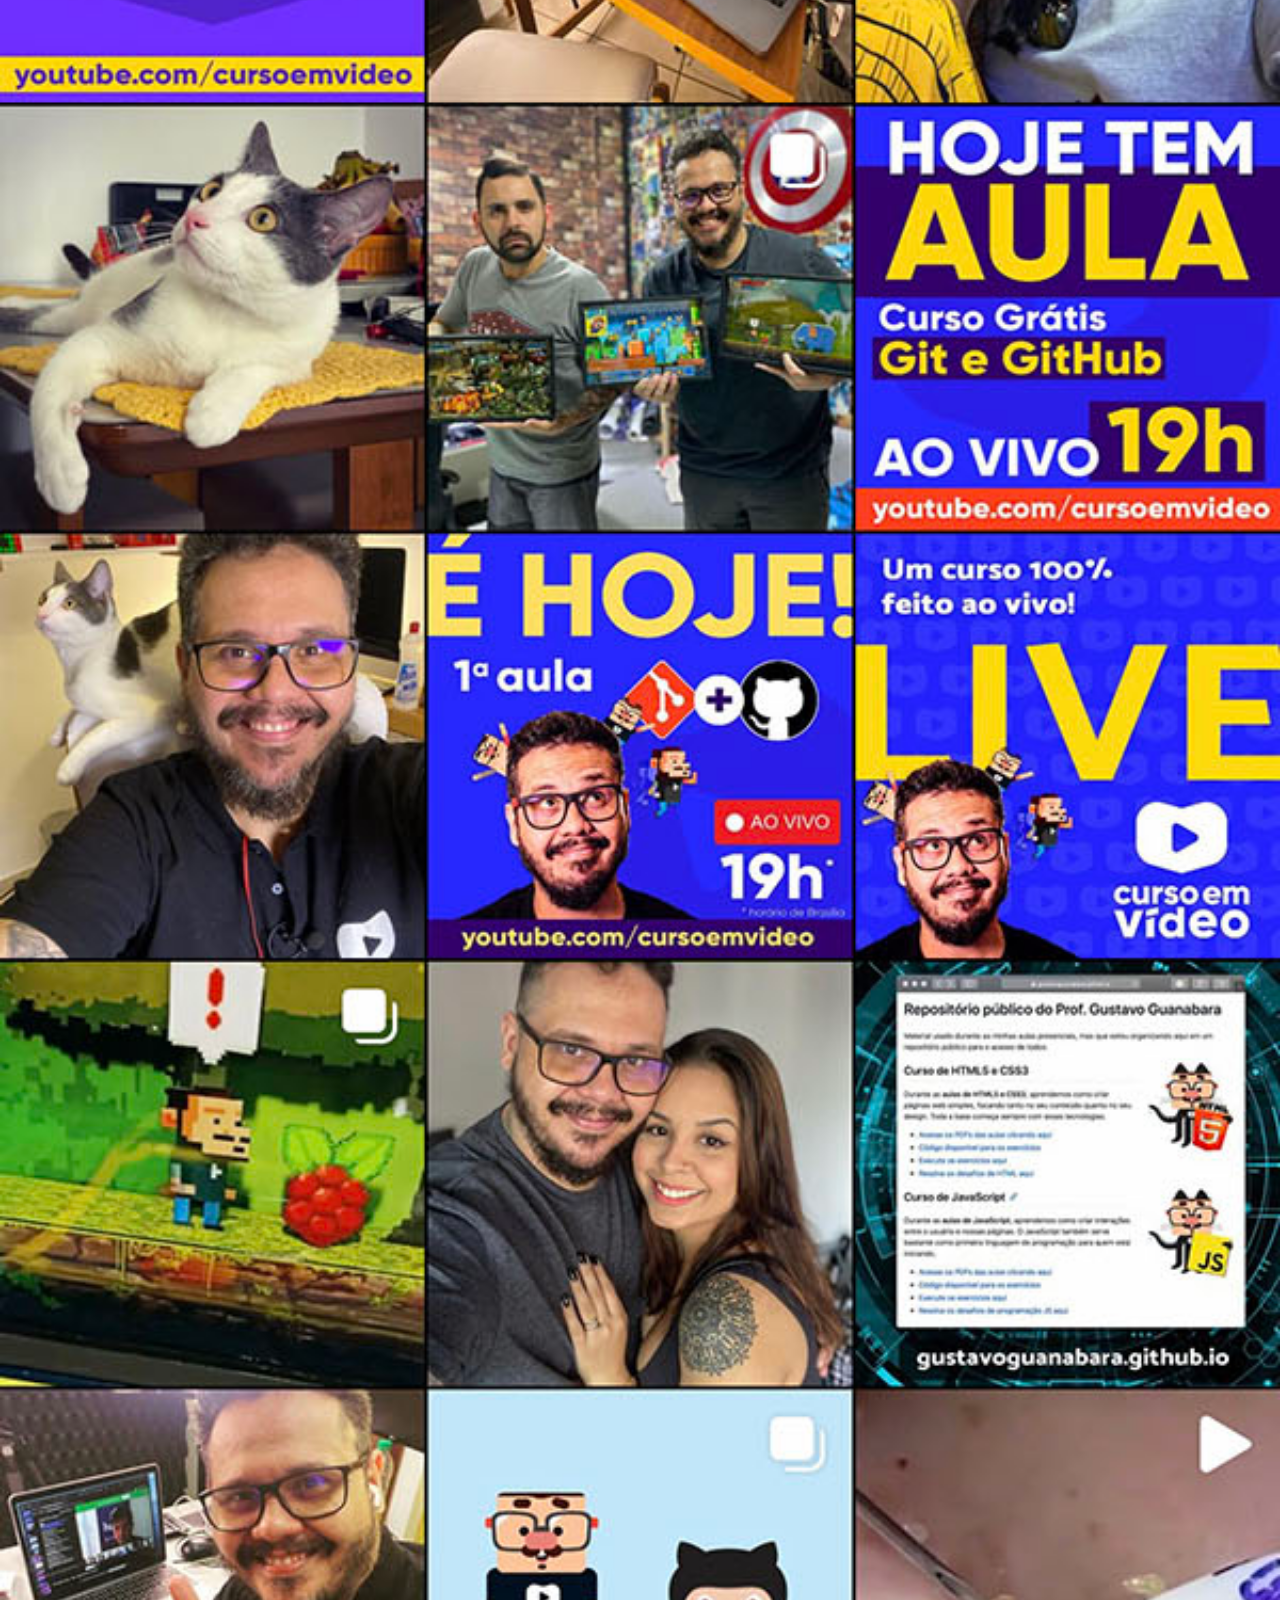
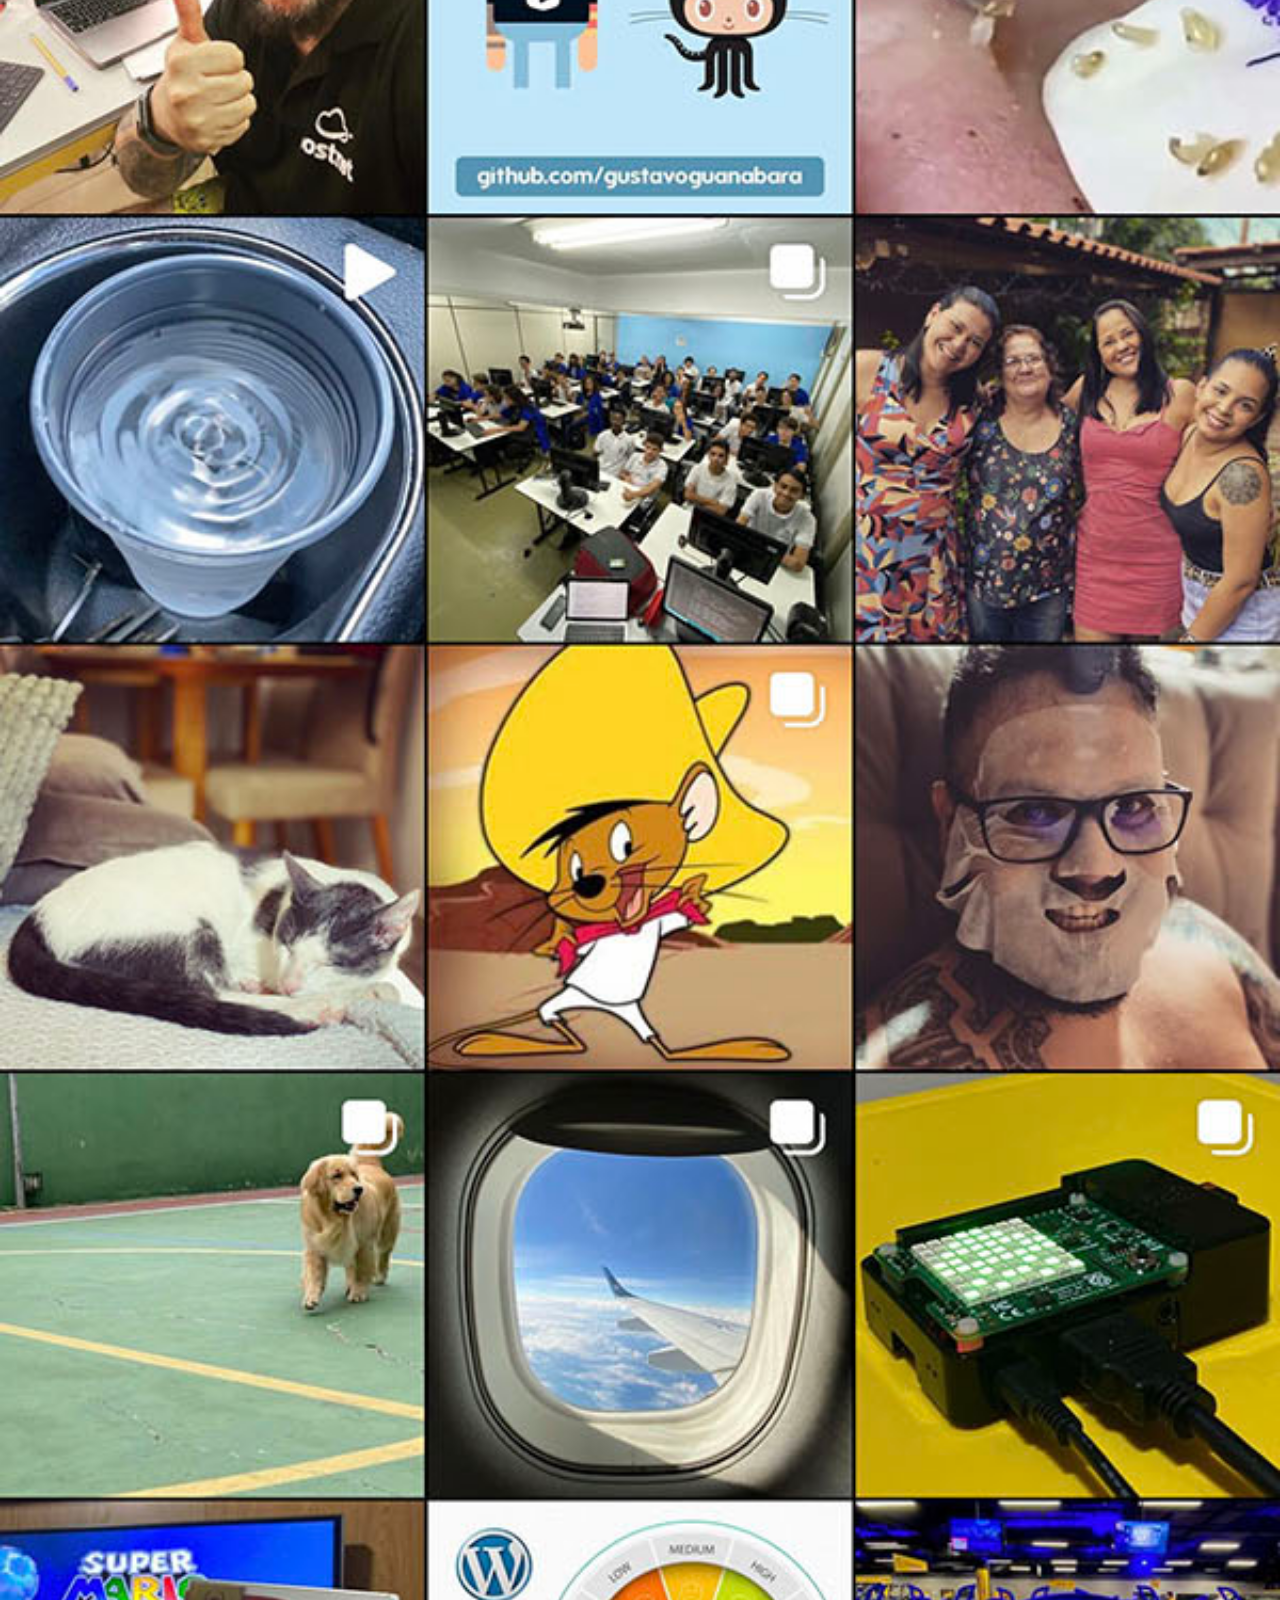
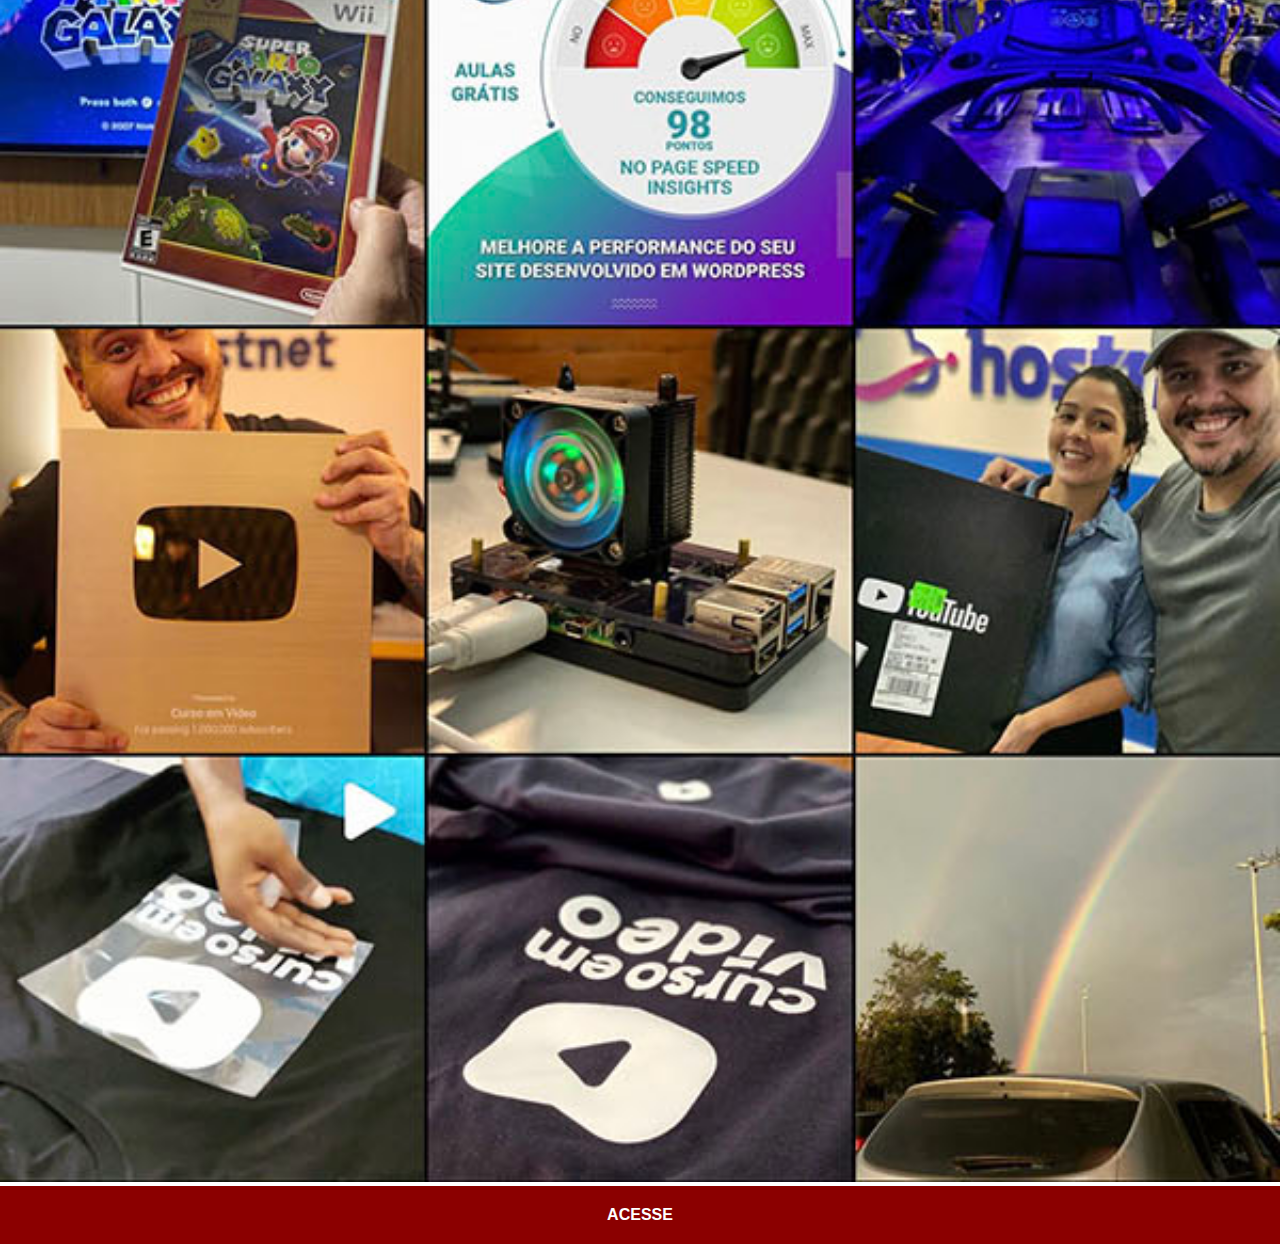
<file: instagram.html>
<!DOCTYPE html>
<html lang="pt-br">
<head>
    <meta charset="UTF-8">
    <meta name="viewport" content="width=device-width, initial-scale=1.0">
    <title>Document</title>
    <link rel="stylesheet" href="estilos/paginas.css">
</head>
<body>
    <img src="imagens/tela-instagram.jpg" alt="instagram">
    <a href="https://www.instagram.com/gustavoguanabara/?hl=pt" target="_blank">ACESSE</a>
</body>
</html>
</file>
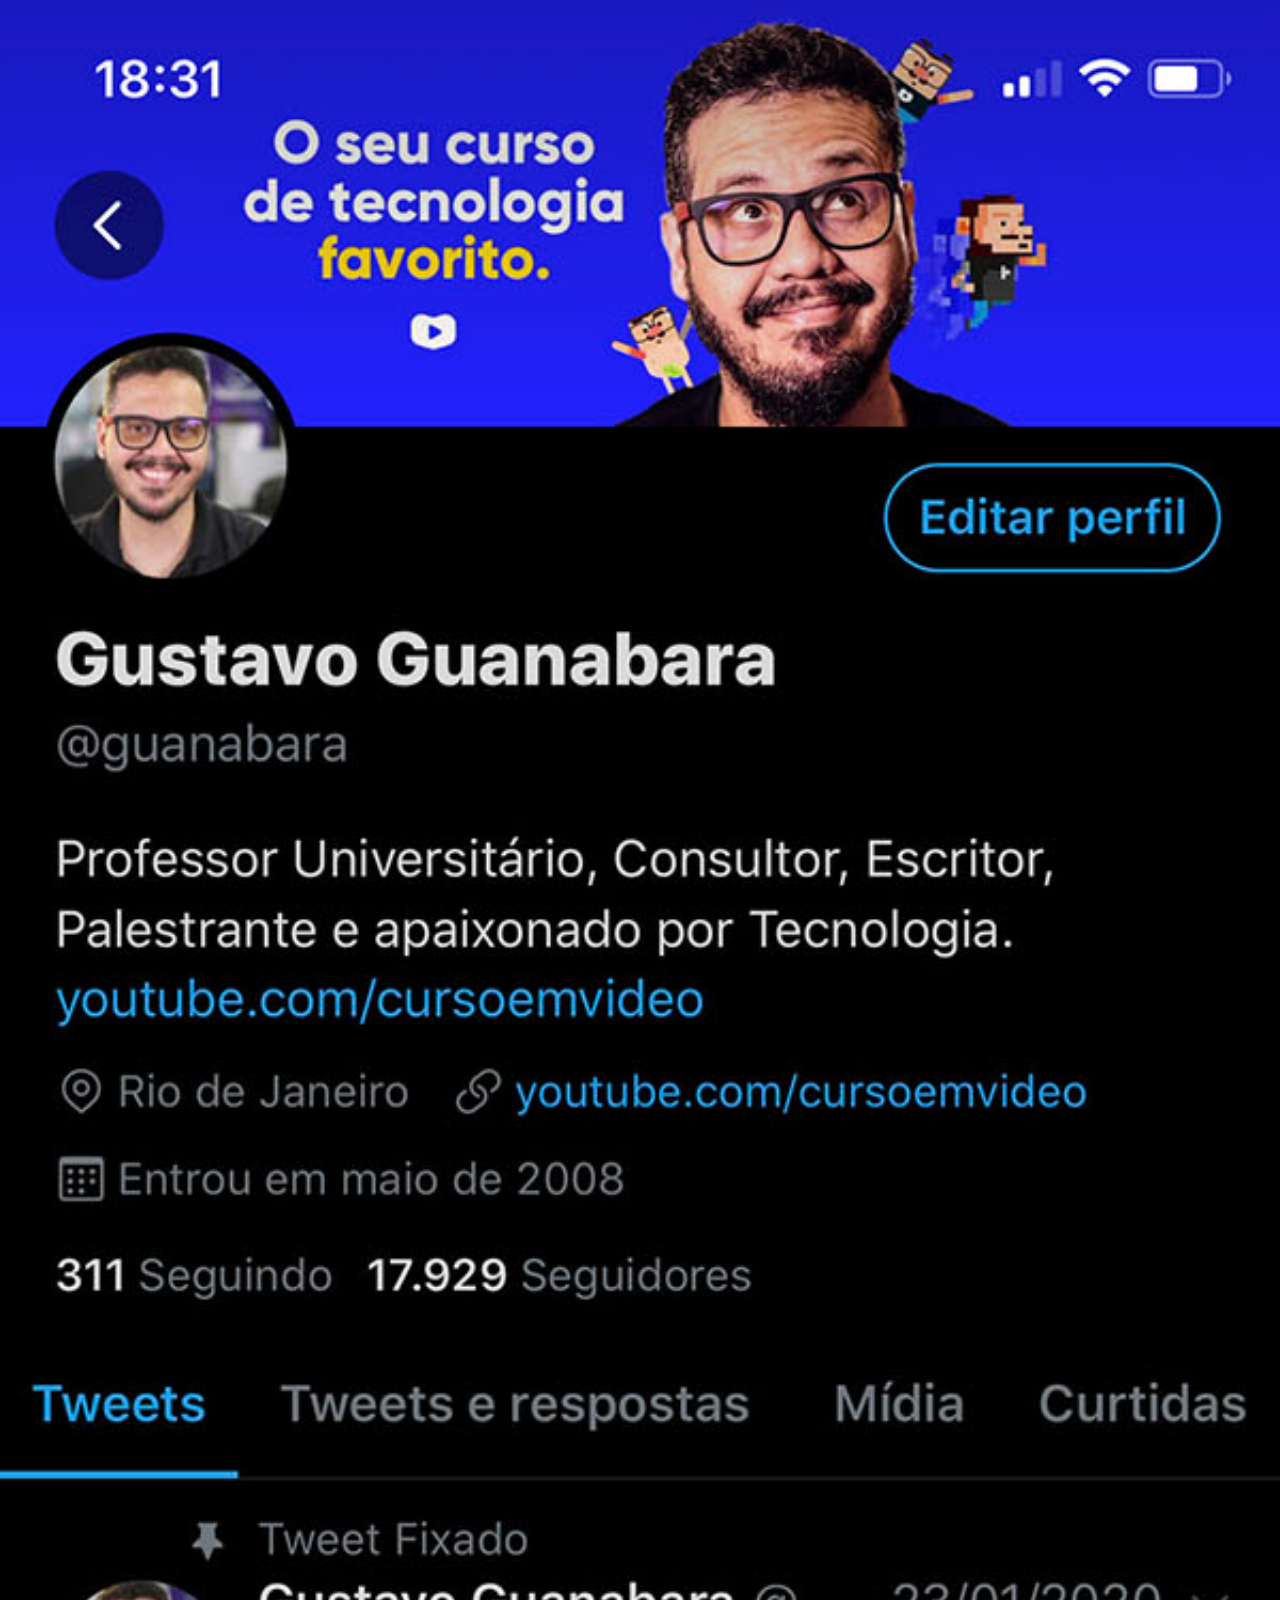
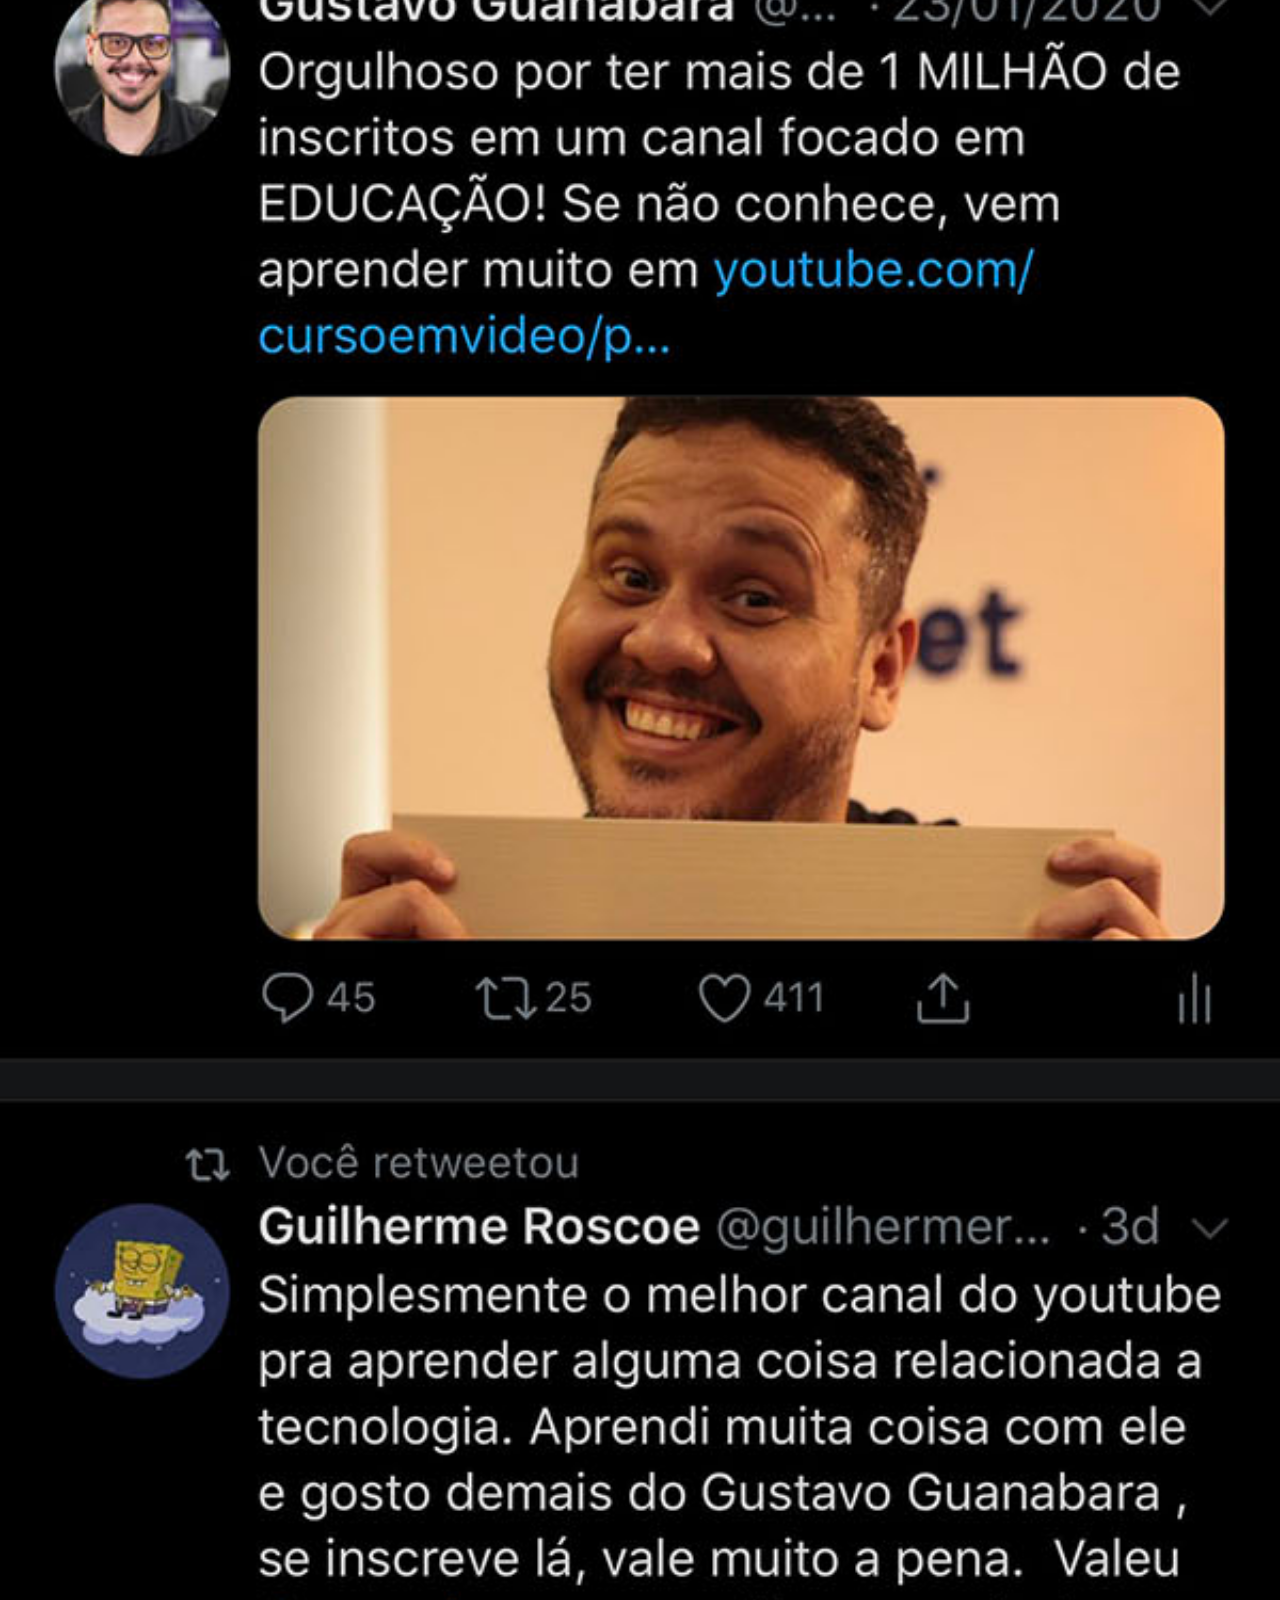
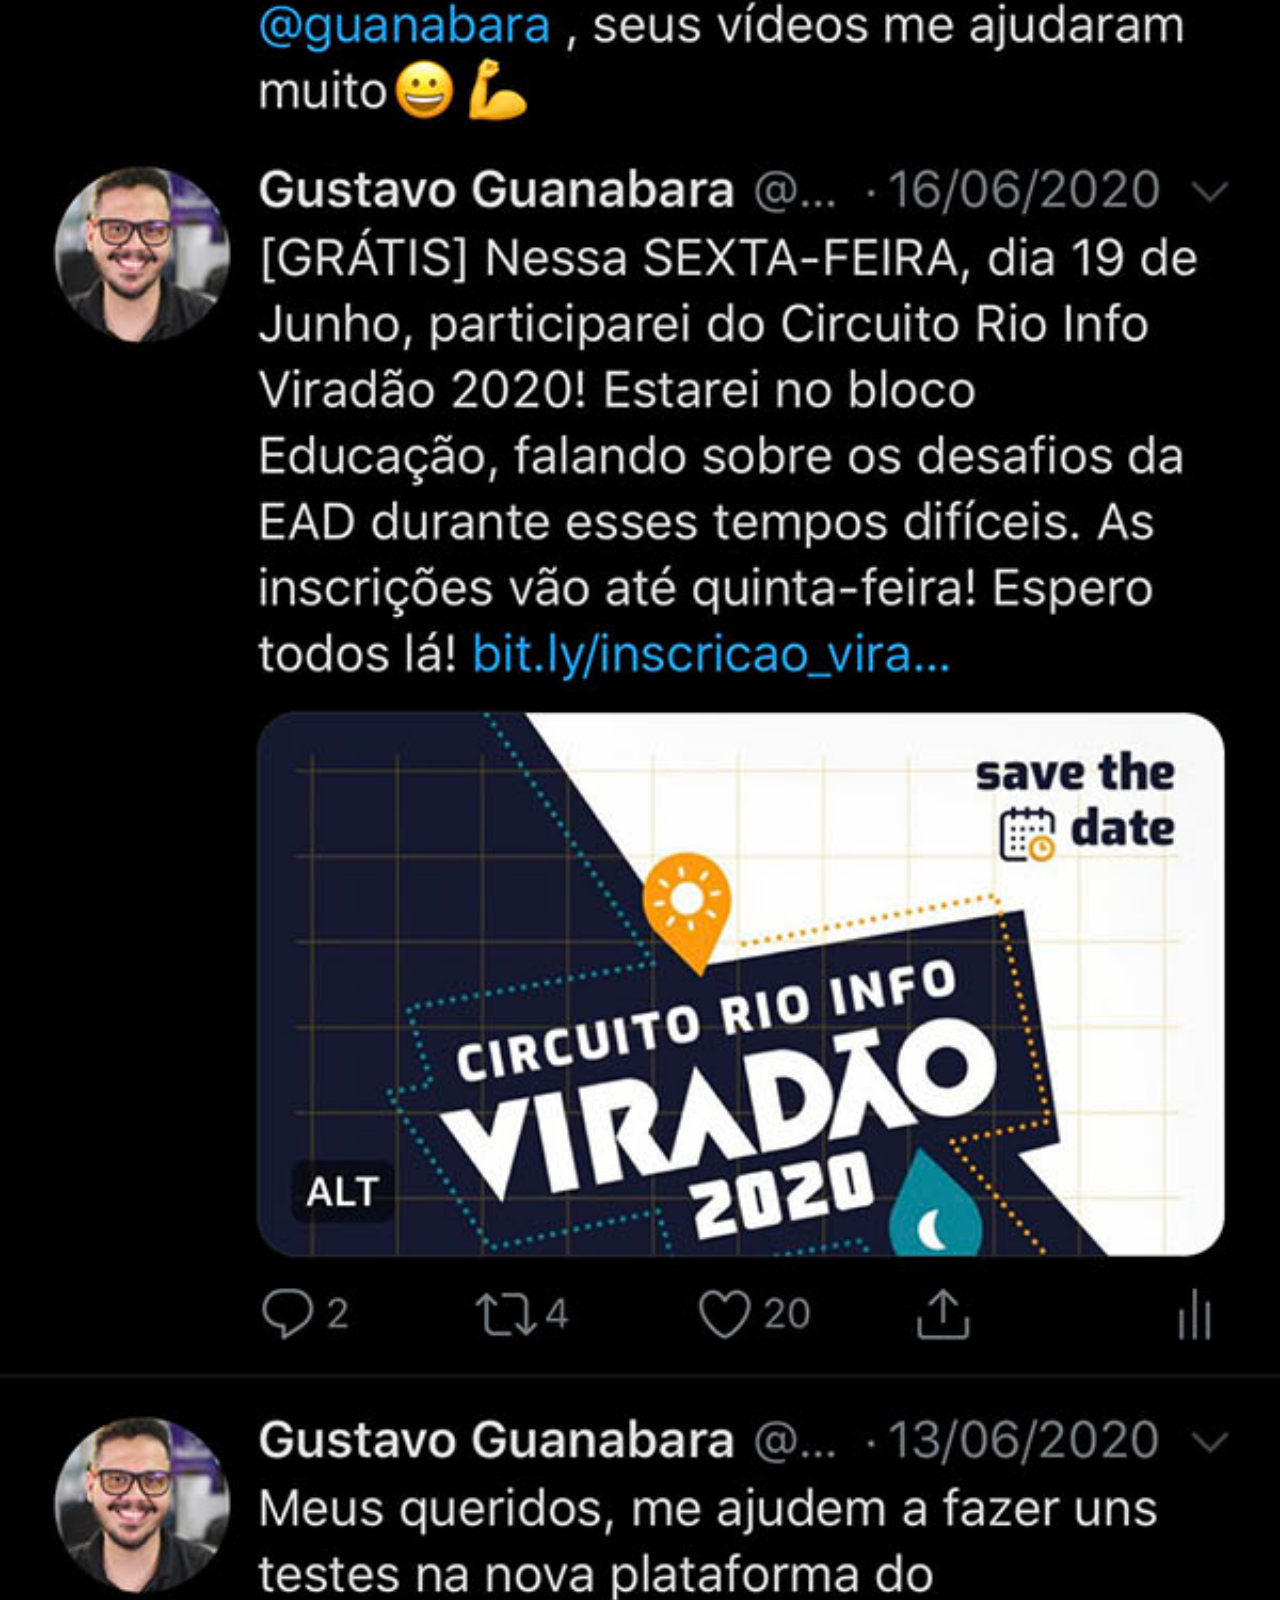
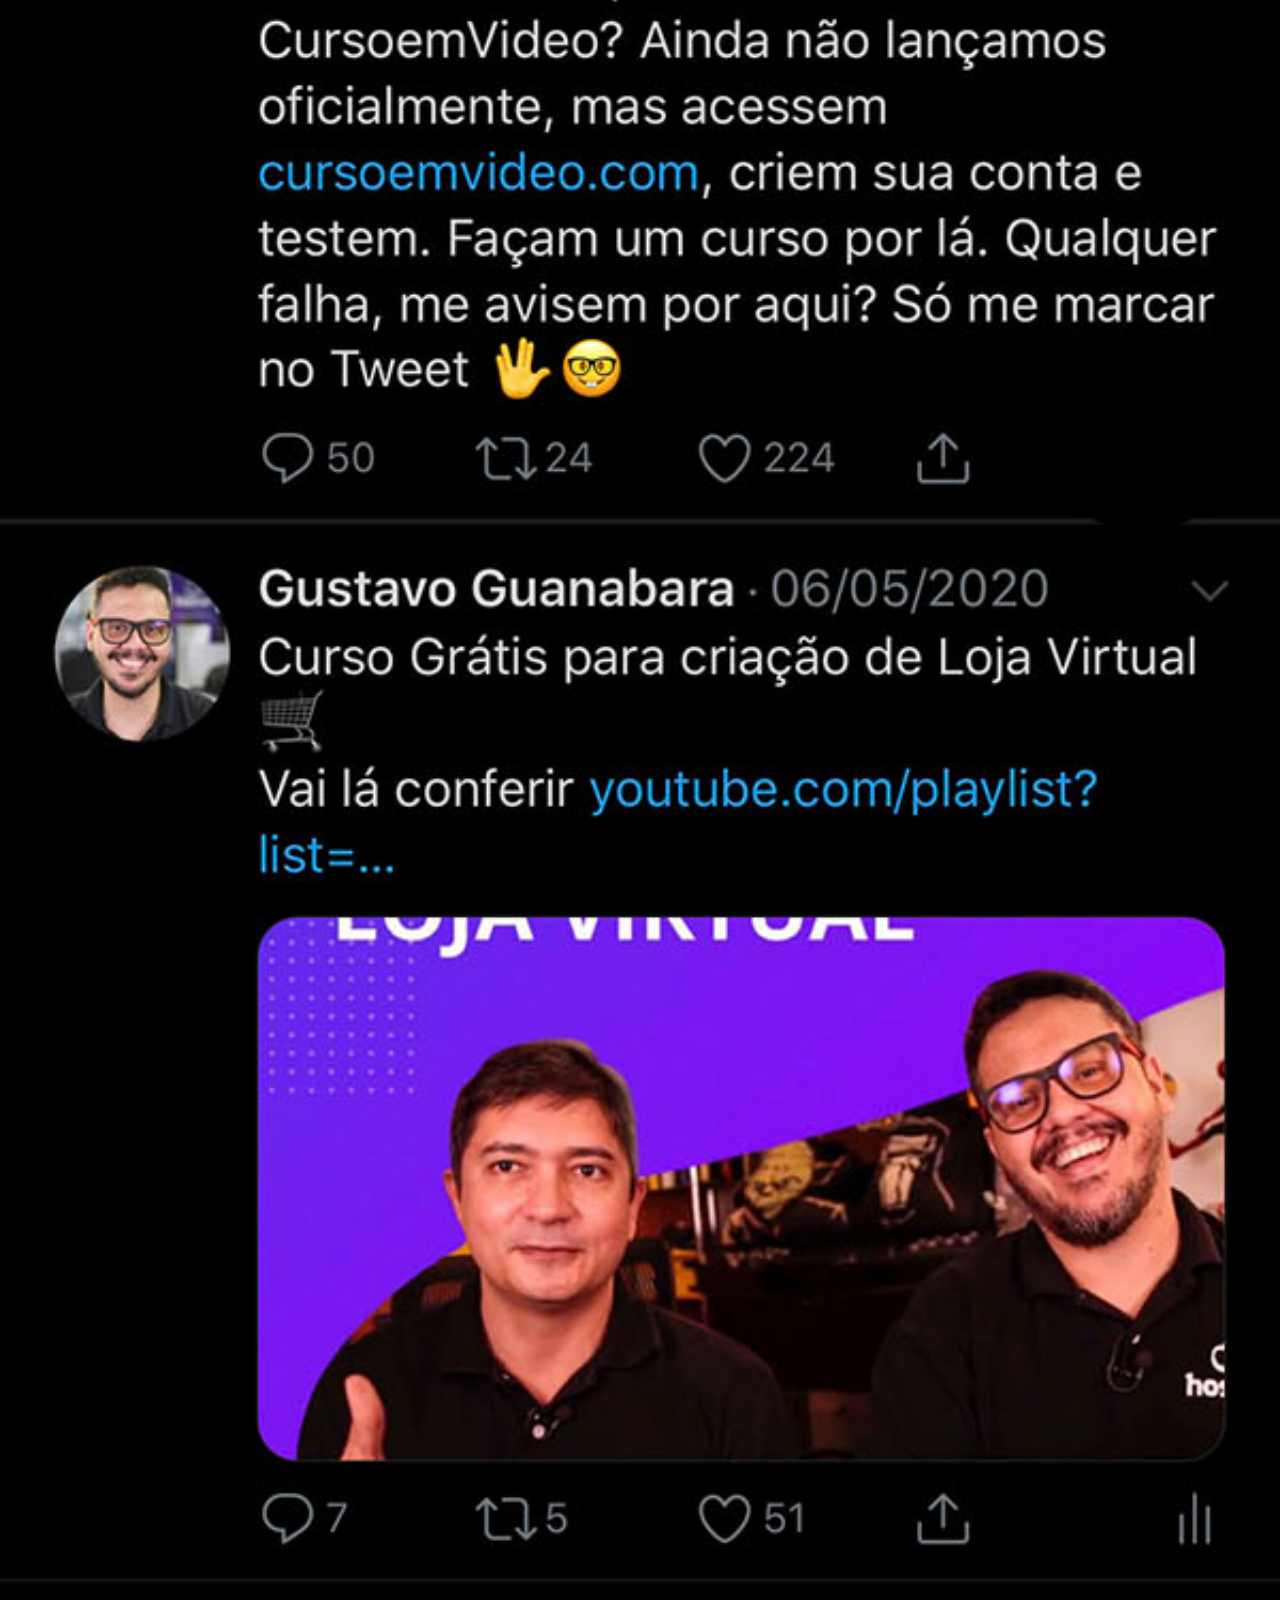
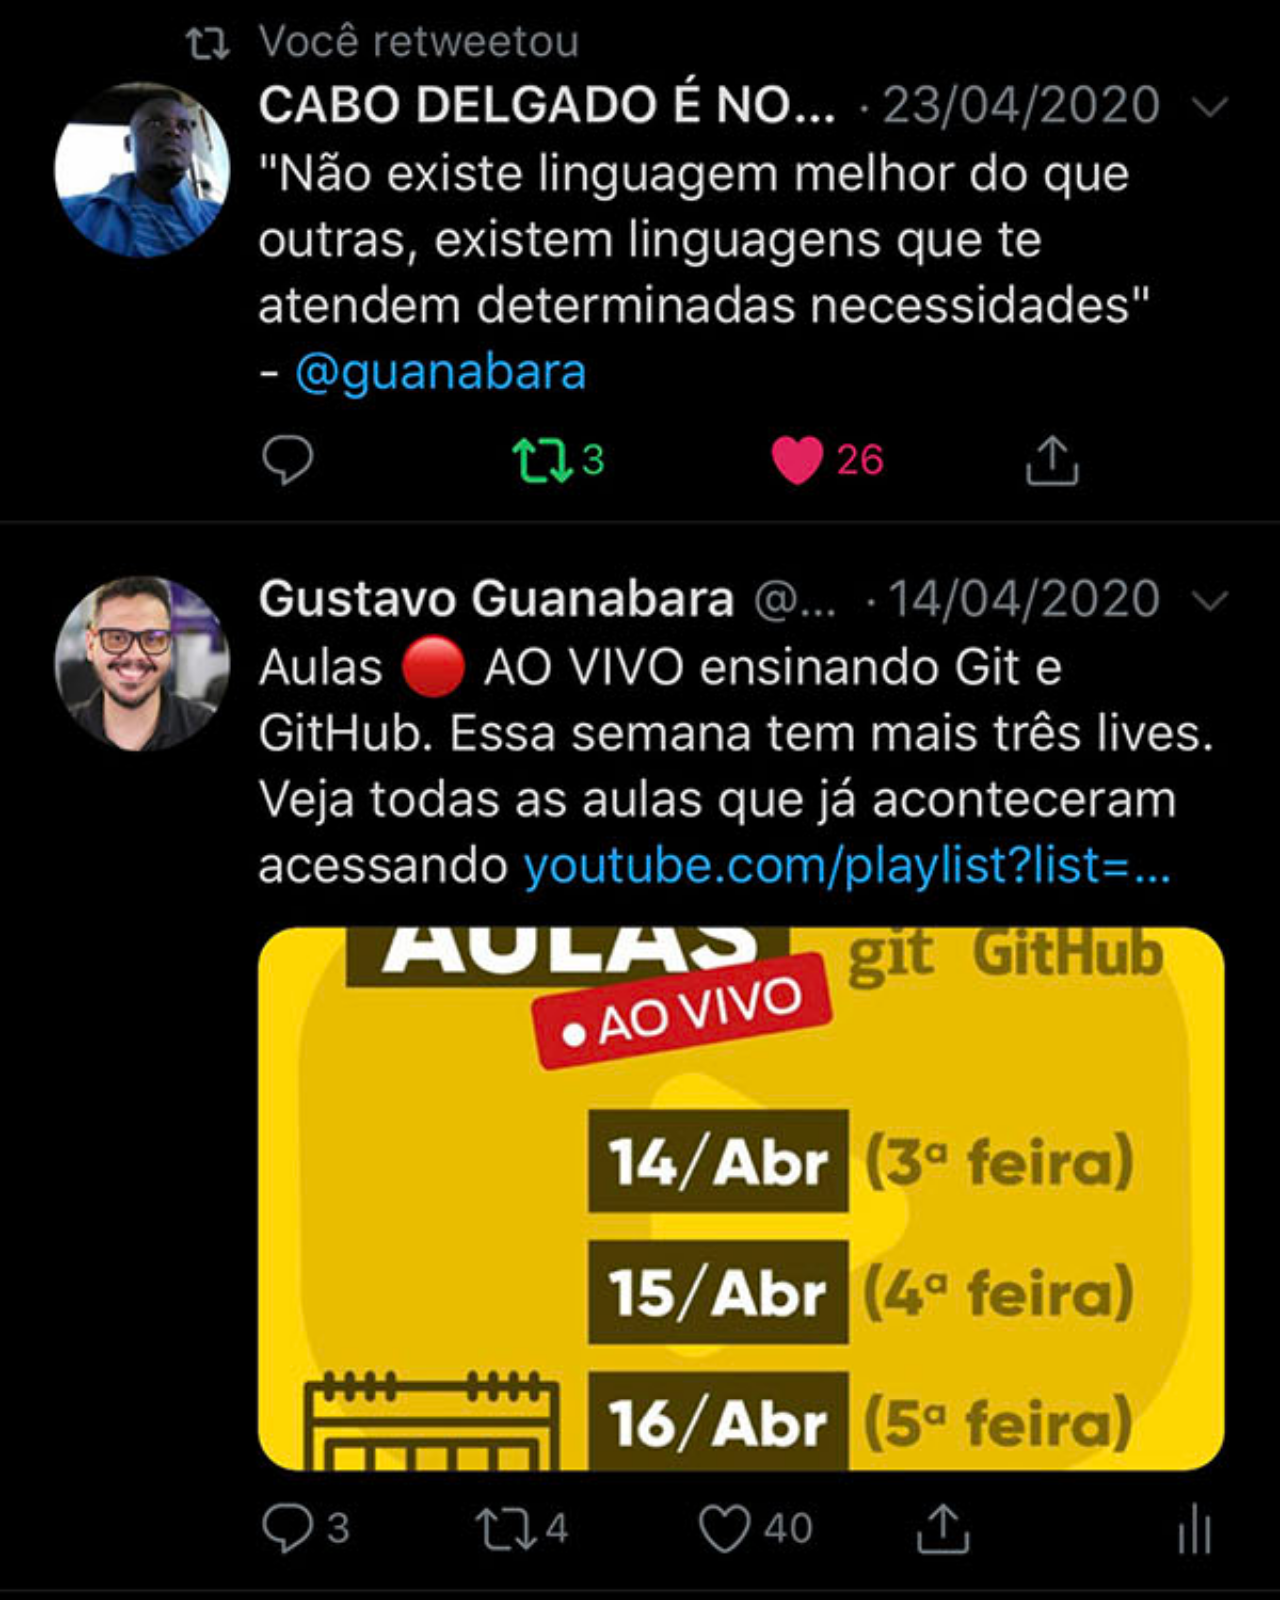
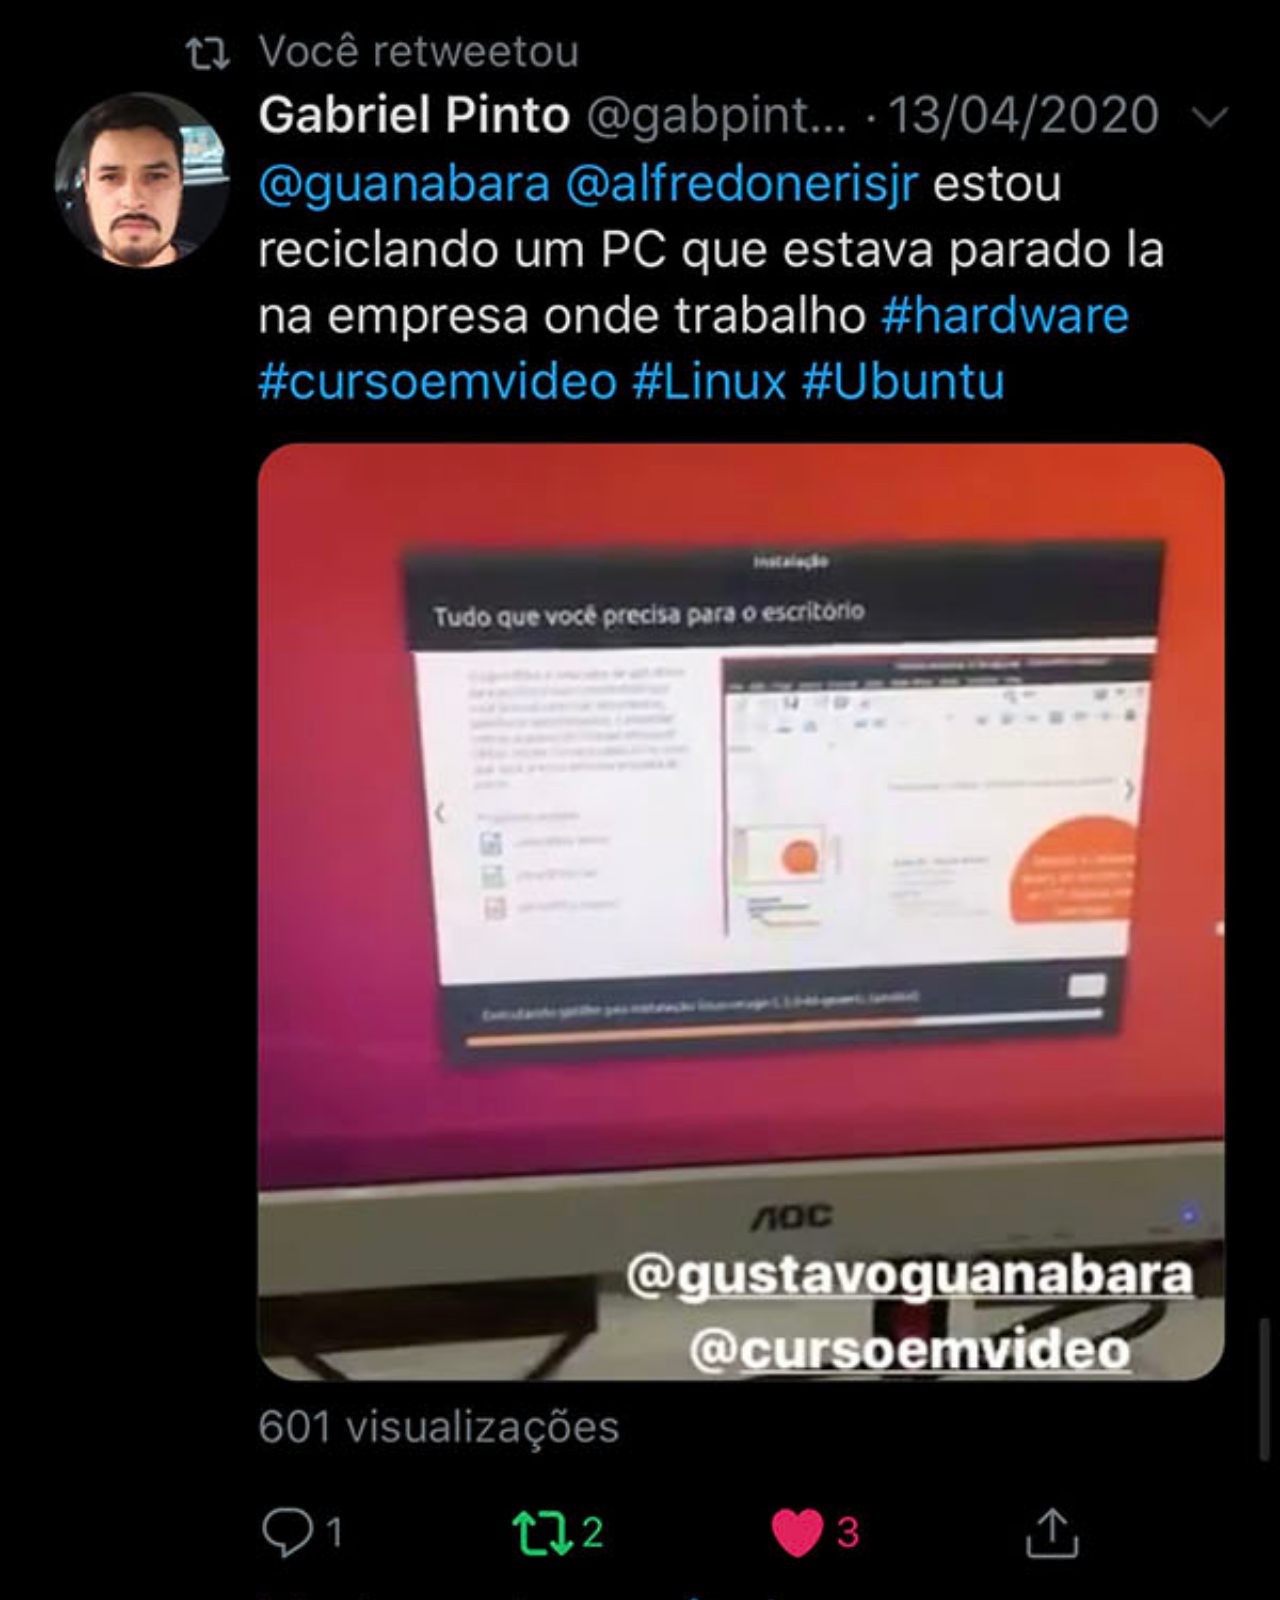
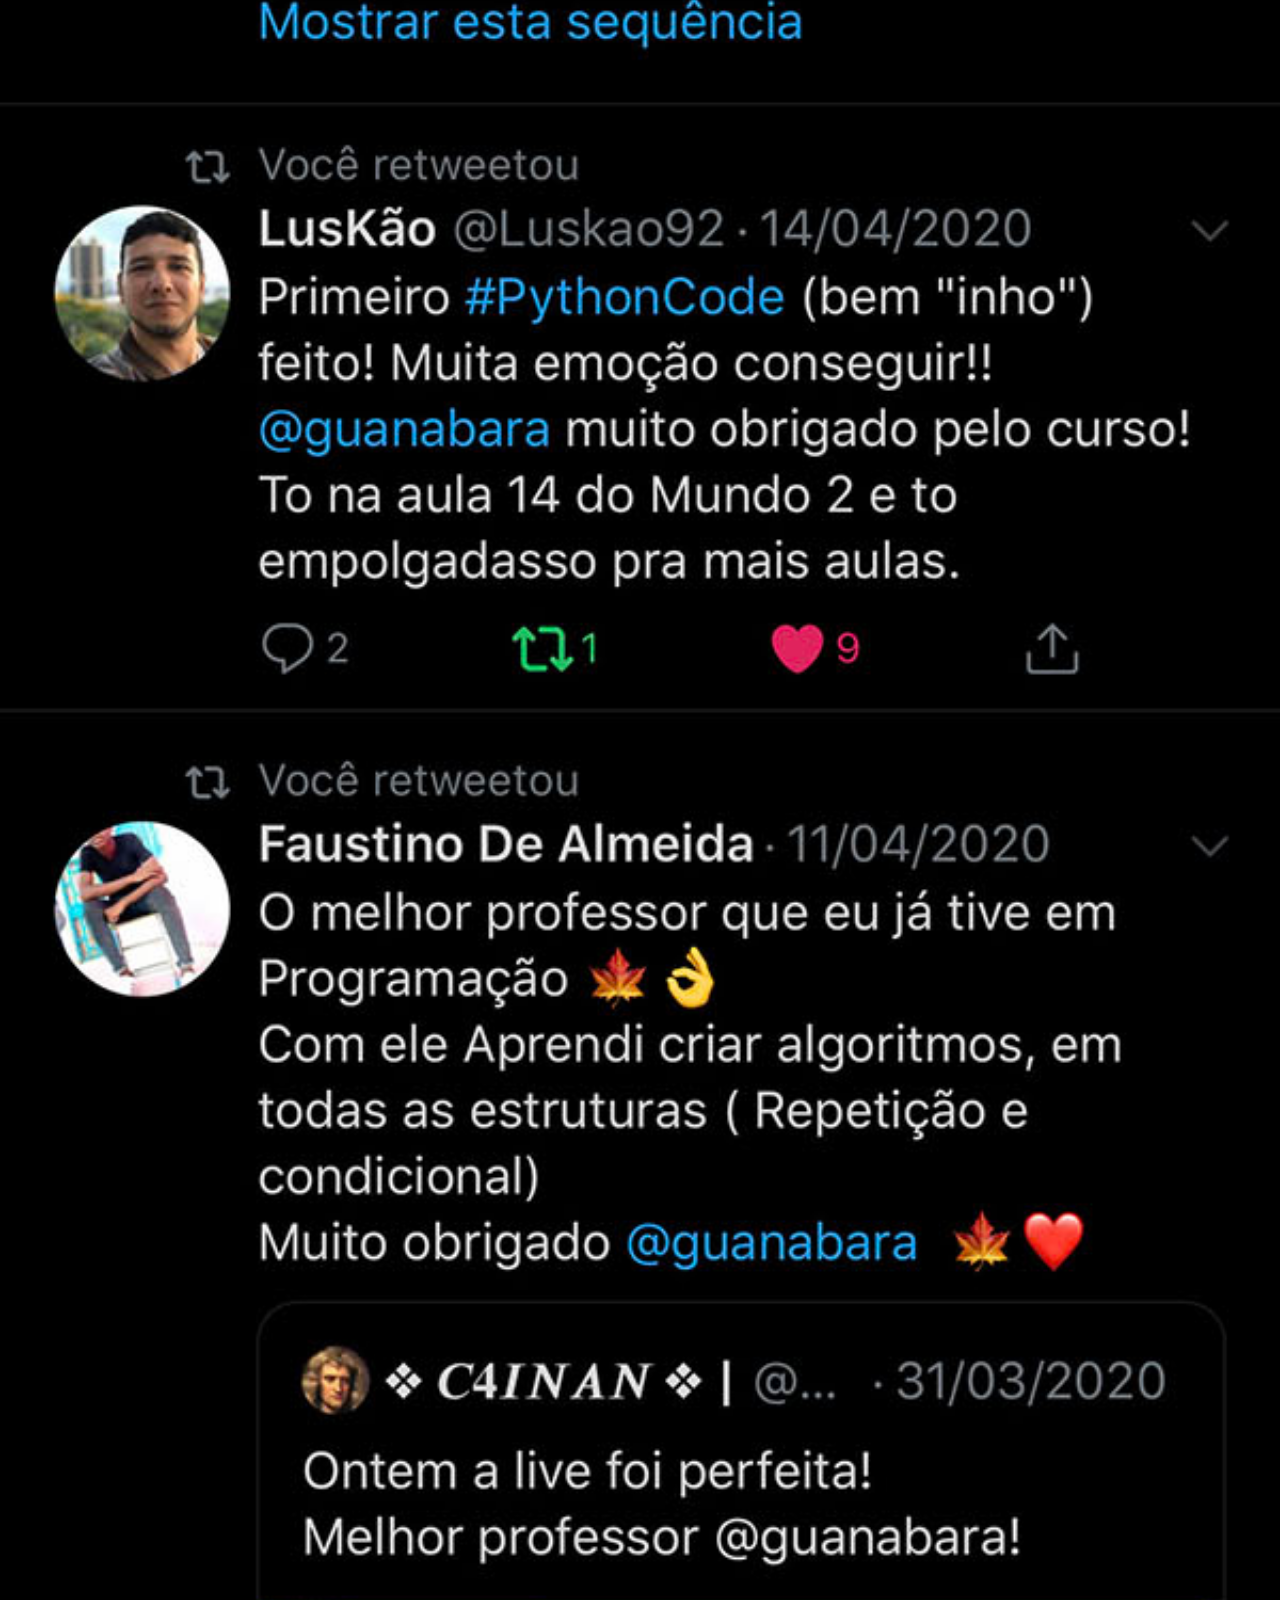
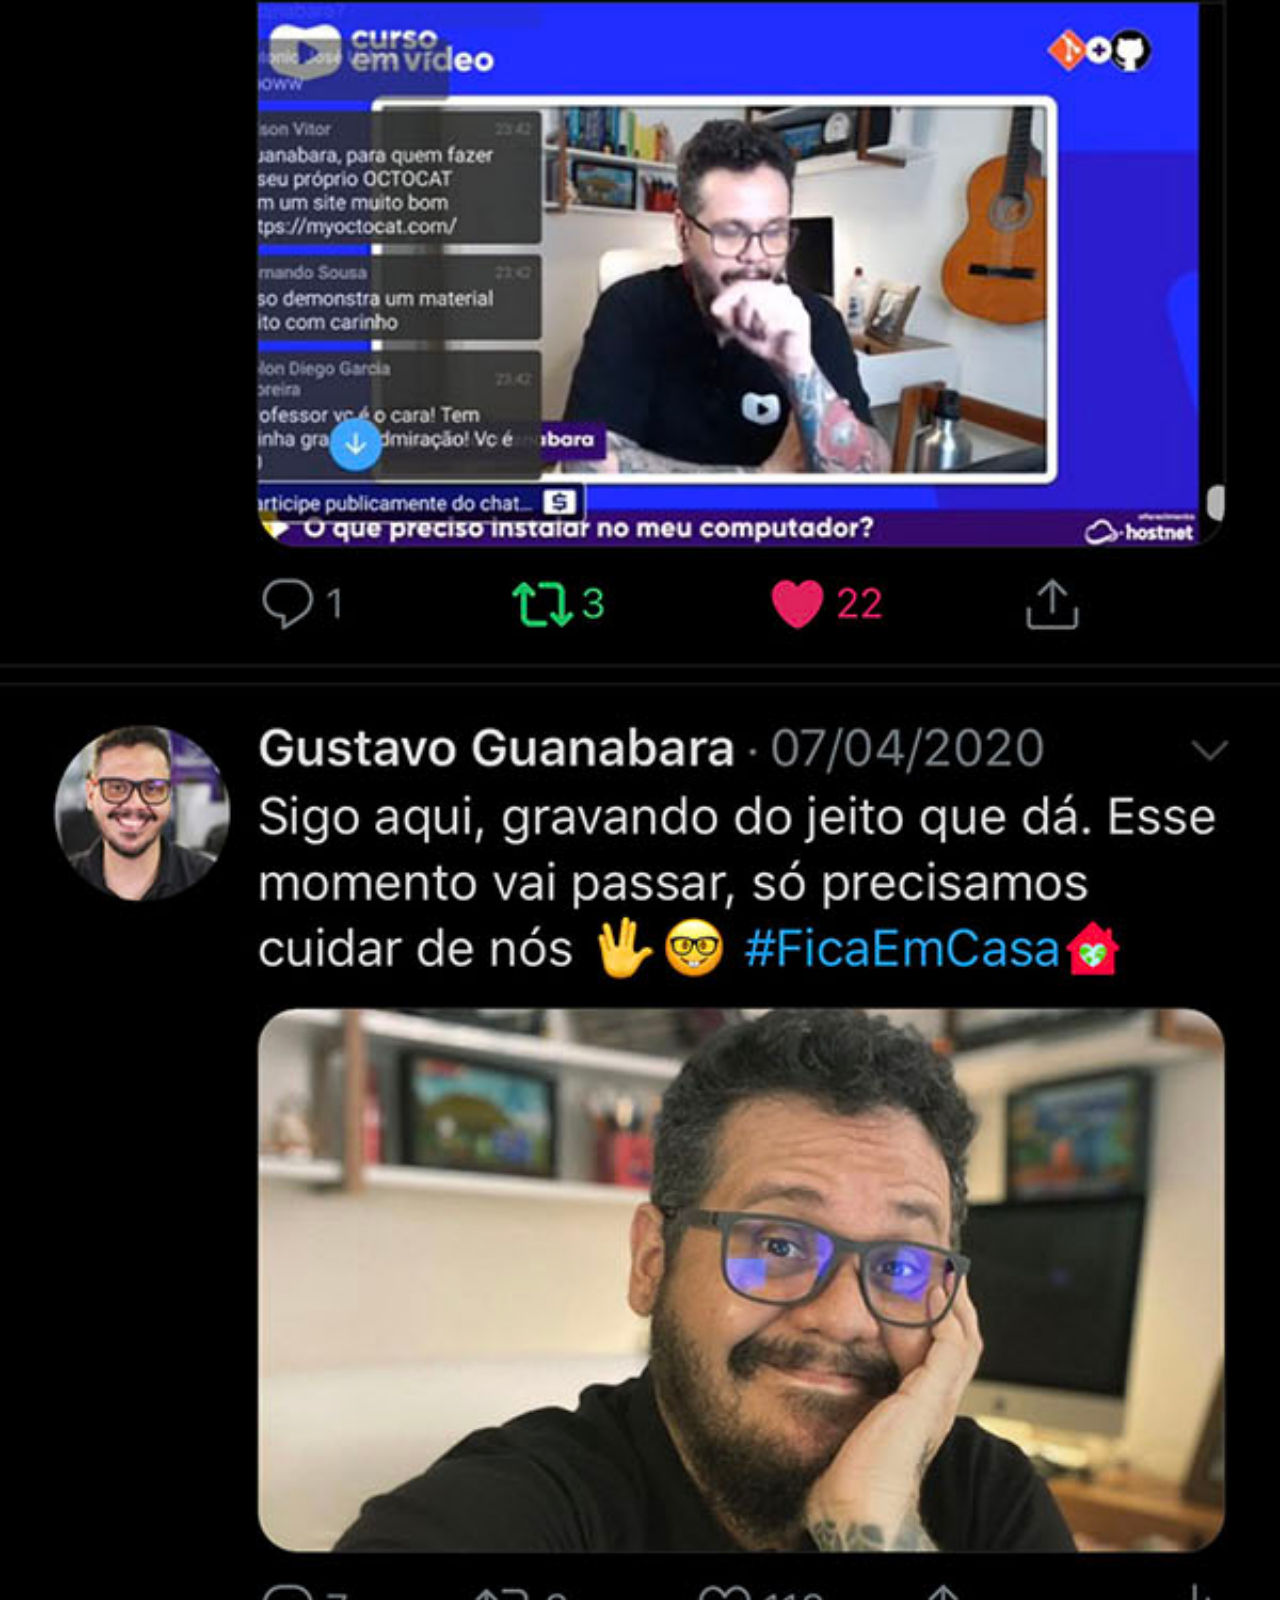
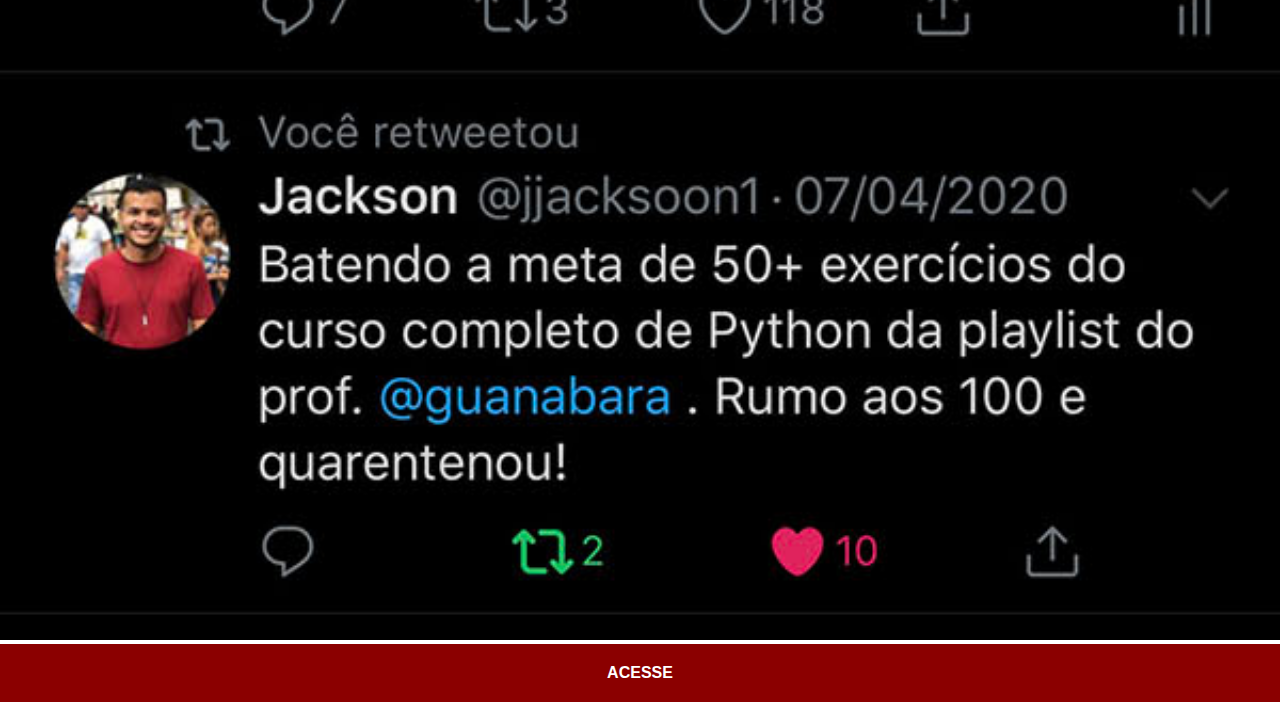
<file: twitter.html>
<!DOCTYPE html>
<html lang="pt-br">
<head>
    <meta charset="UTF-8">
    <meta name="viewport" content="width=device-width, initial-scale=1.0">
    <title>Twitter</title>
    <link rel="stylesheet" href="estilos/paginas.css">
</head>
<body>
    <img src="imagens/tela-twitter.jpg" alt="Twitter">
    <a href="https://twitter.com/guanabara" target="_blank">ACESSE</a>
</body>
</html>
</file>
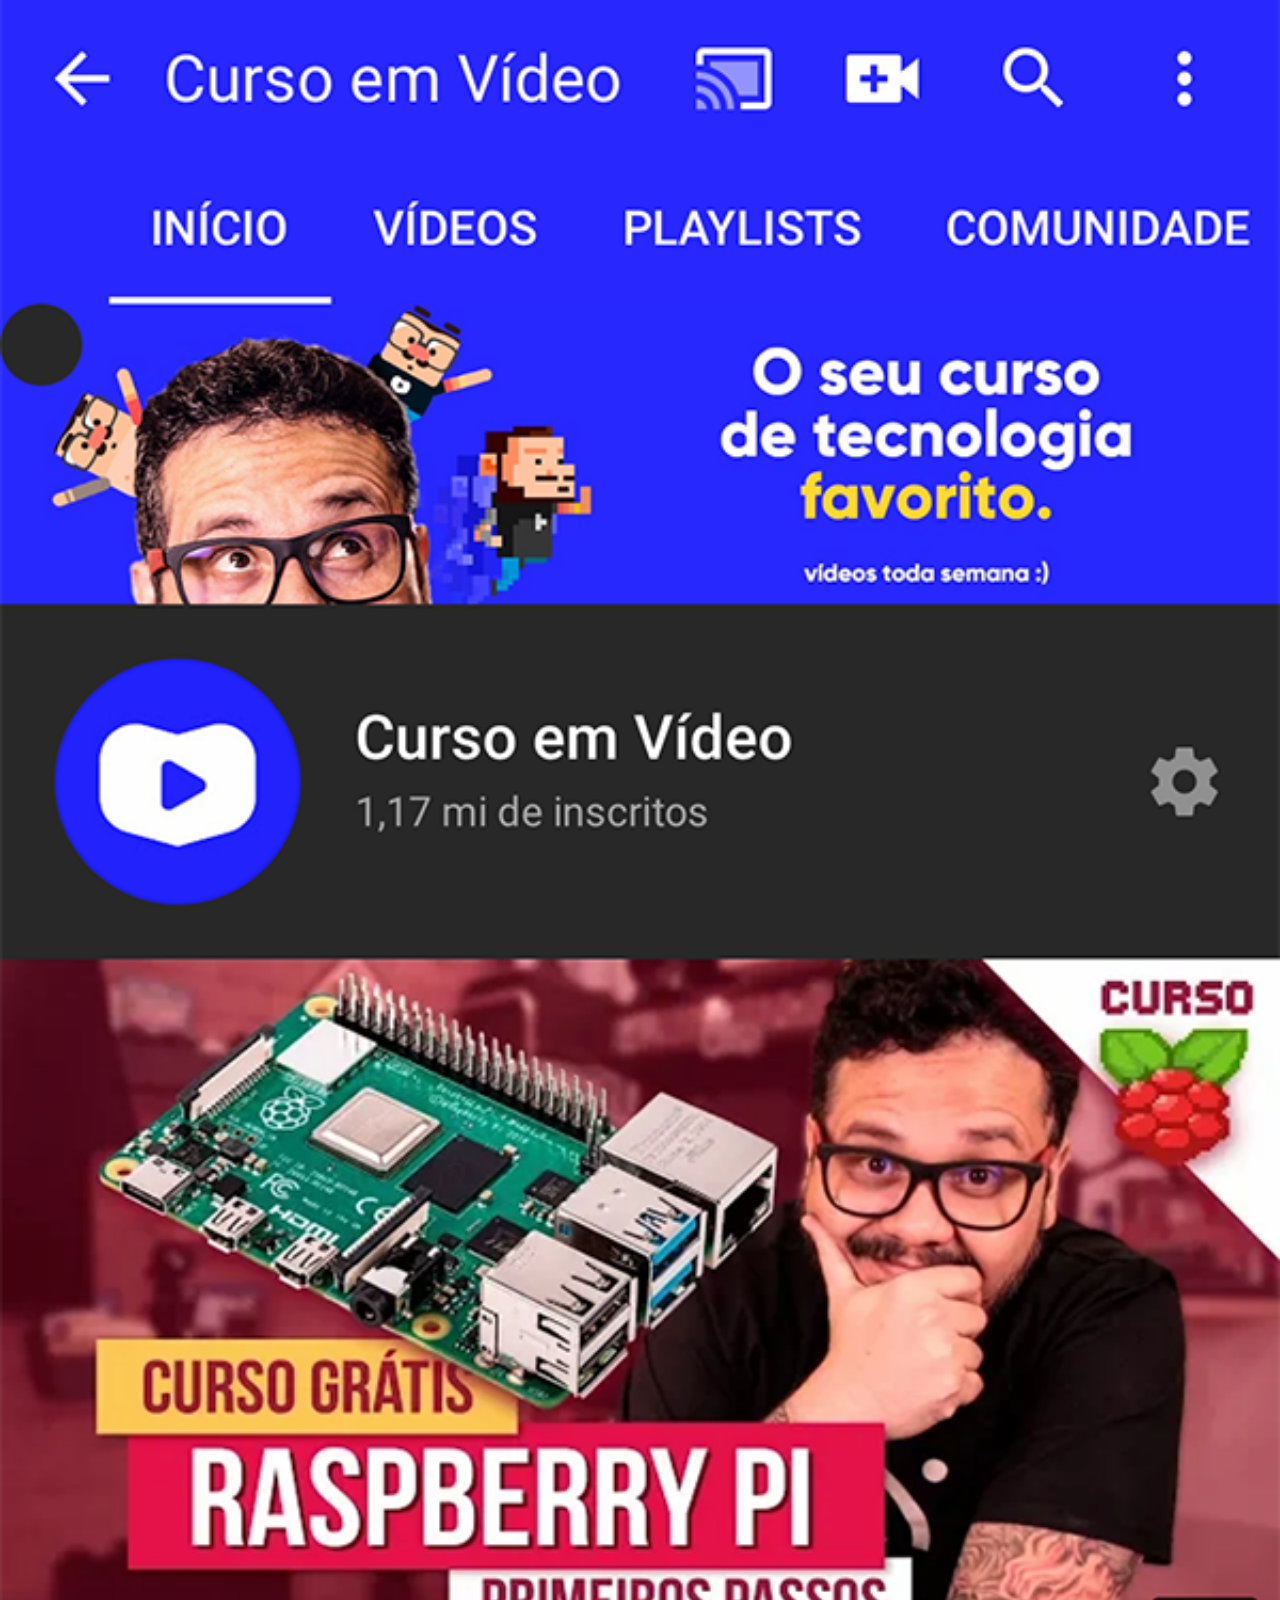
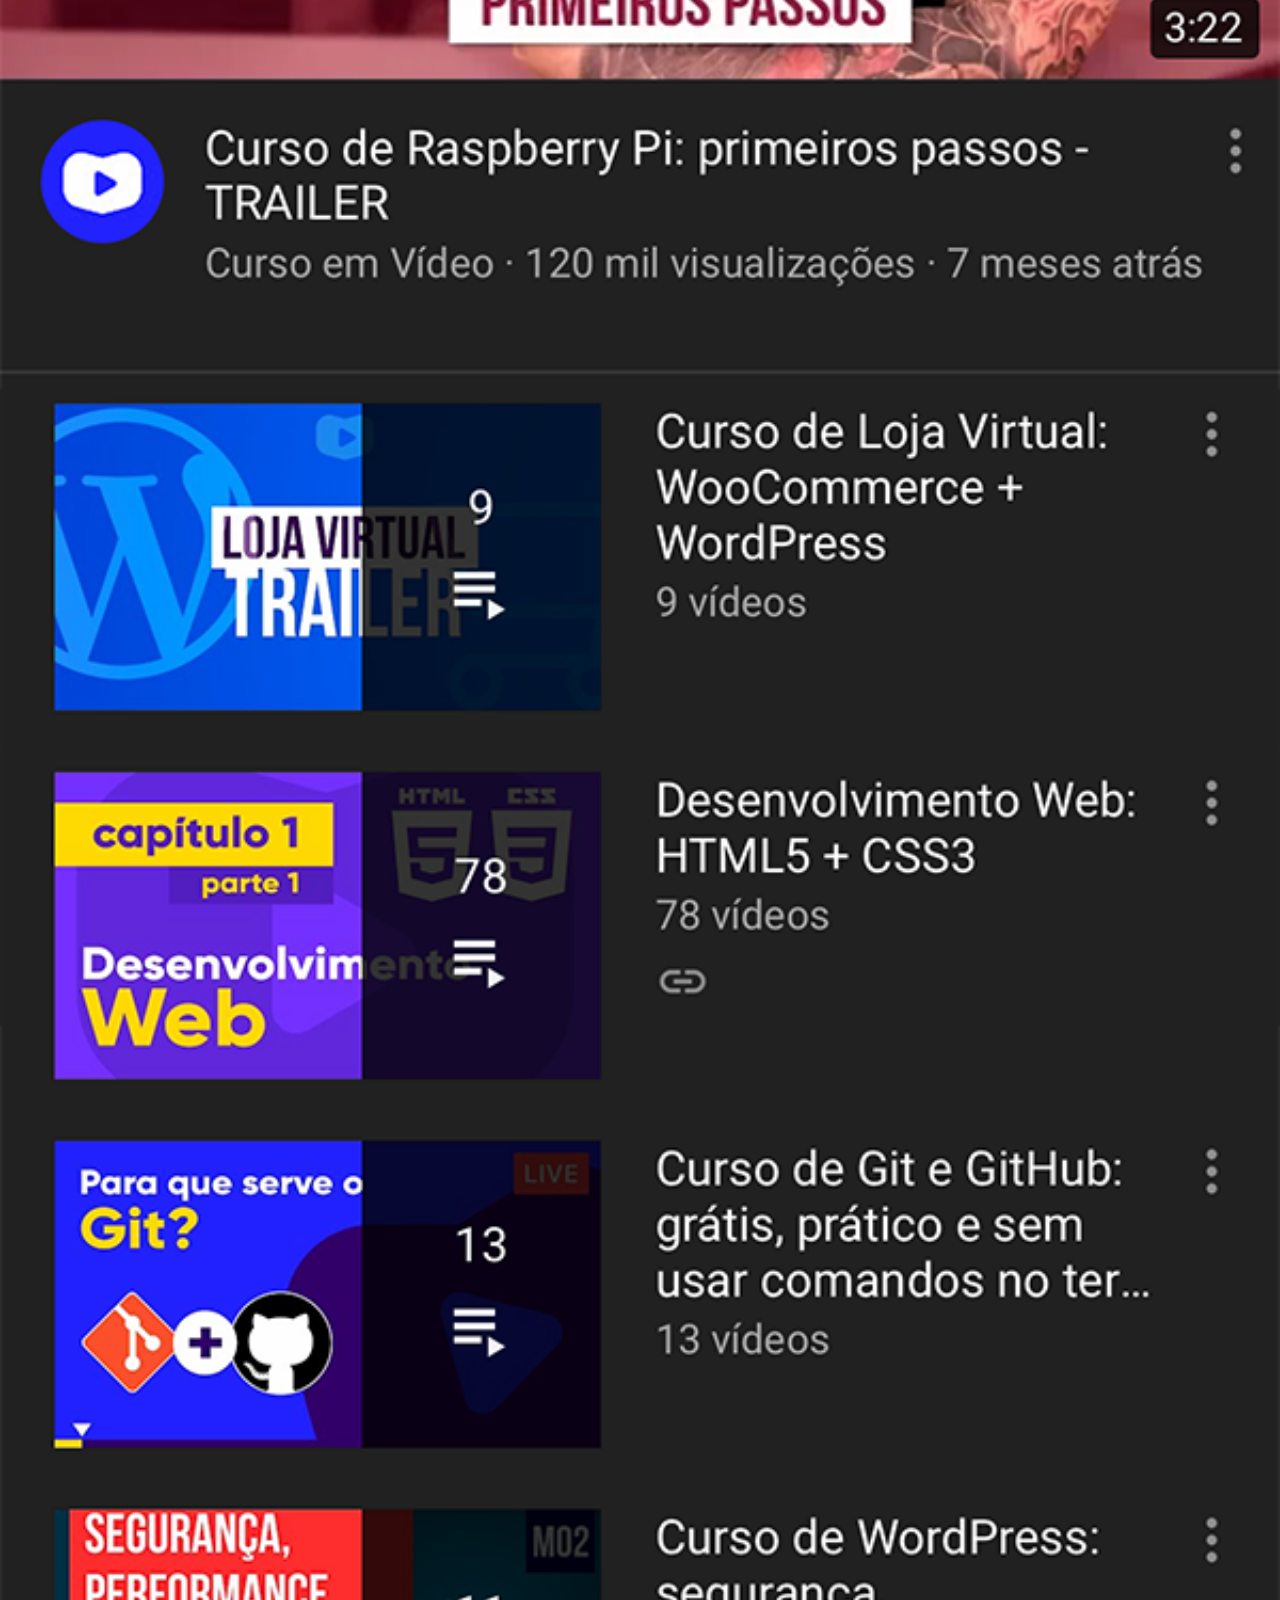
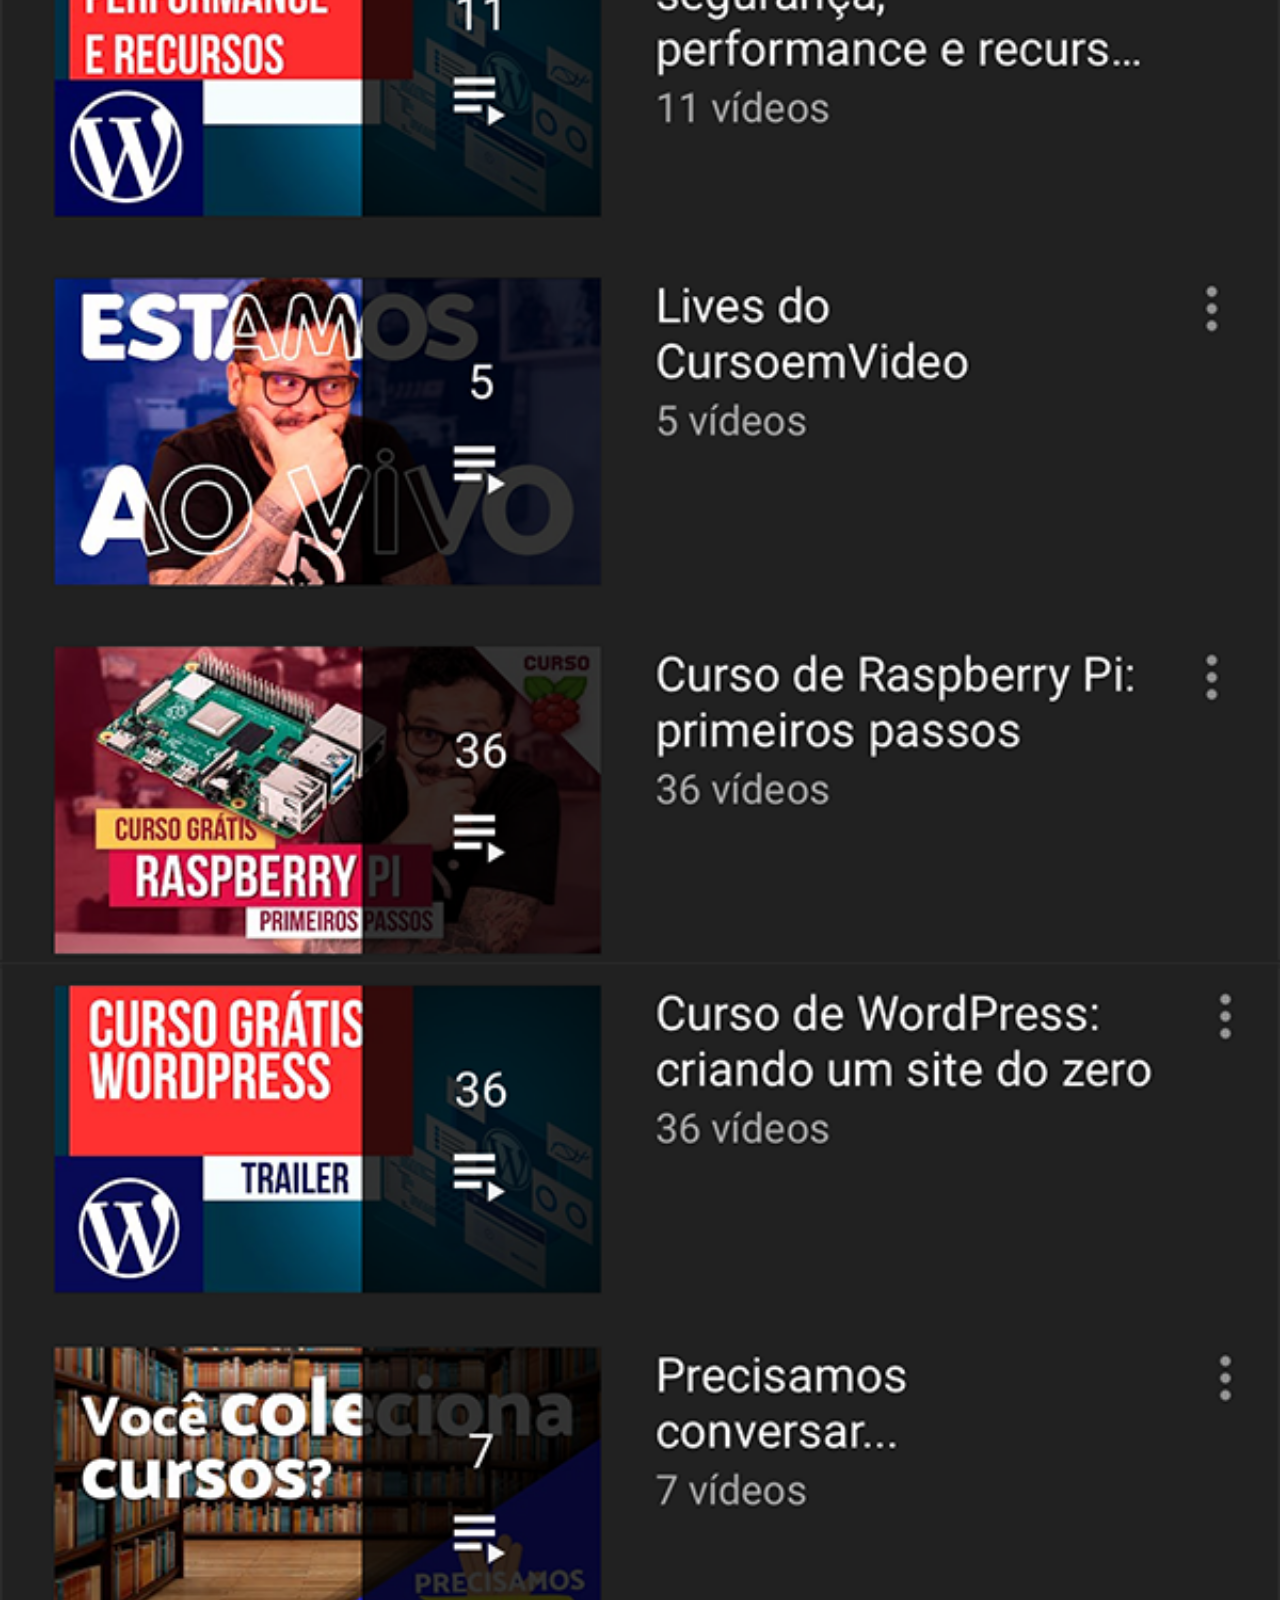
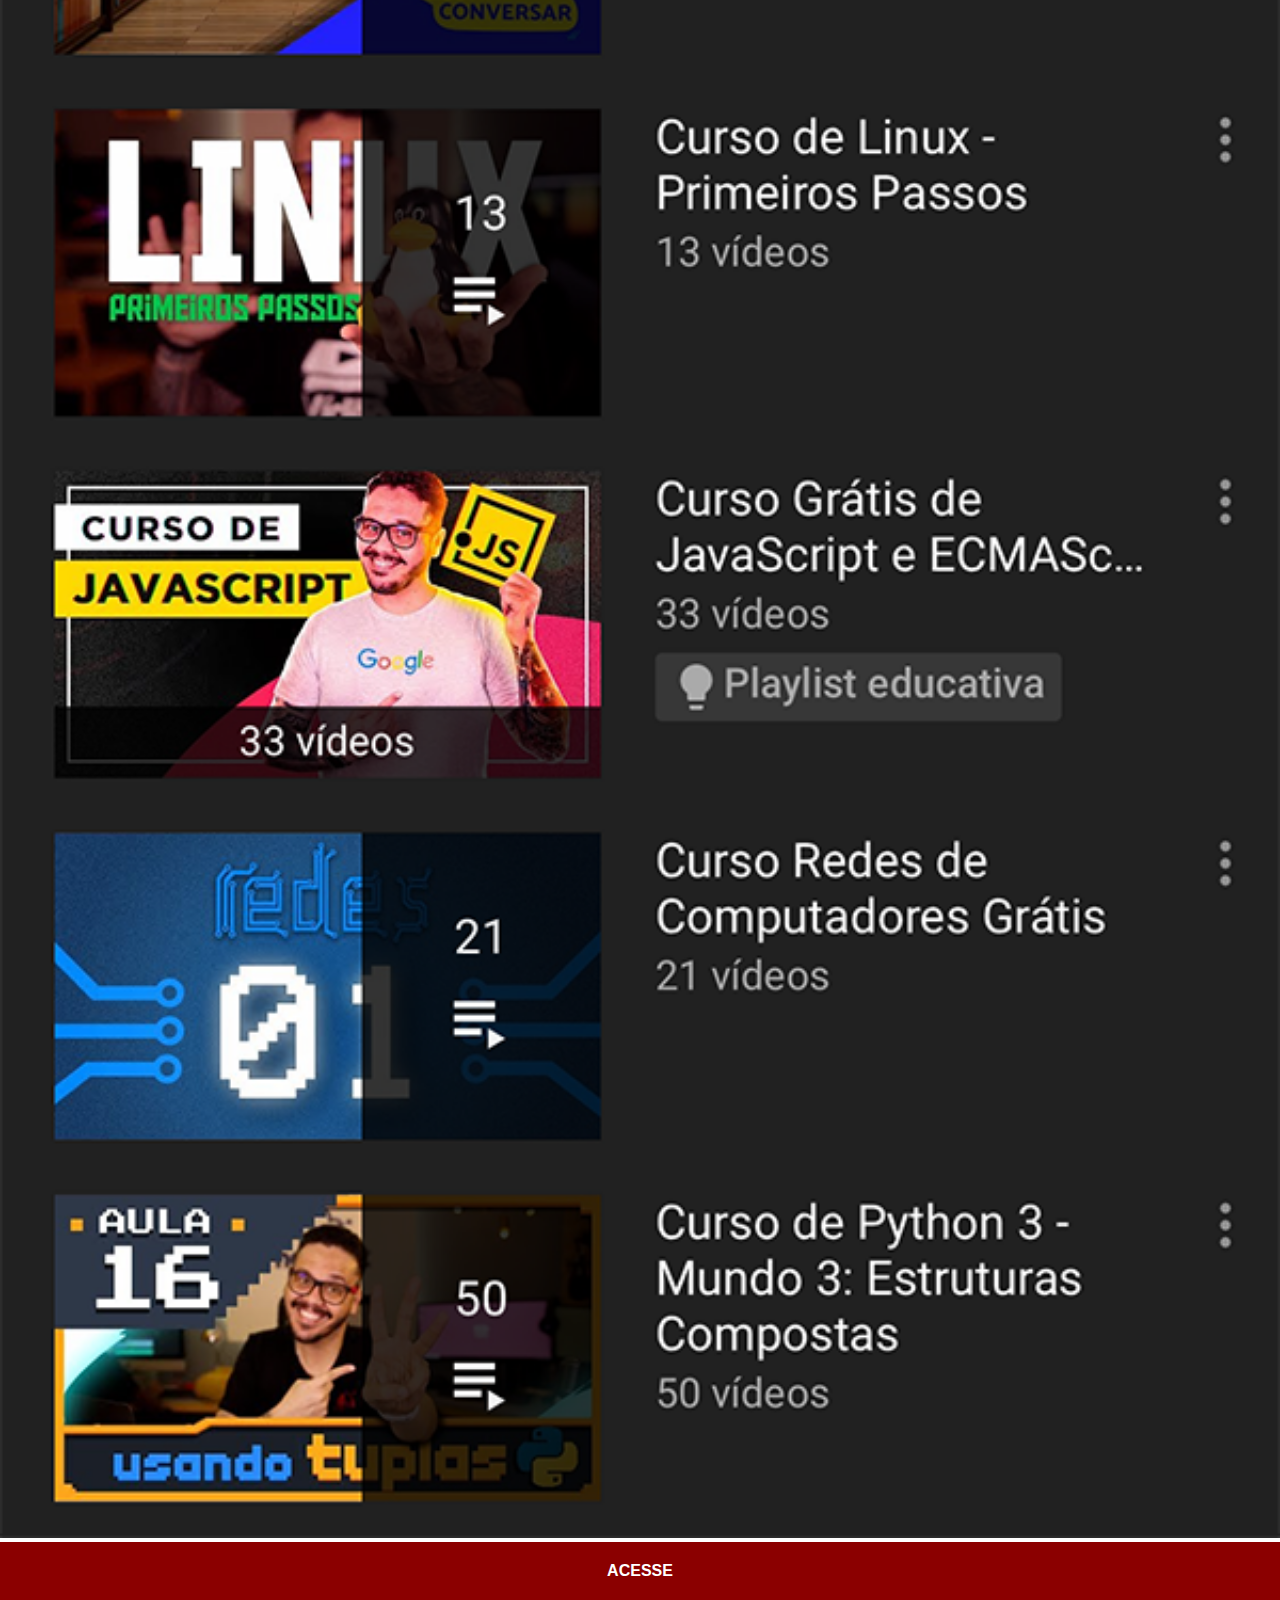
<file: youtube.html>
<!DOCTYPE html>
<html lang="pt-br">
<head>
    <meta charset="UTF-8">
    <meta name="viewport" content="width=device-width, initial-scale=1.0">
    <title>youtube</title>
<link rel="stylesheet" href="estilos/paginas.css">
</head>
<body>
    <img src="imagens/tela-youtube.png" alt="youtube">
    <a href="https://www.youtube.com/channel/UCrWvhVmt0Qac3HgsjQK62FQ" target="_blank">ACESSE</a>
</body>
</html>
</file>
<file: estilos/style.css>
@charset "UTF-8";

* {
    margin: 0;
    padding: 0;
    font-family: Arial, Helvetica, sans-serif;
}

html, body {
    height: 100vh;
    width: 100vw;
    background-color: black;
}

body {
    background: url(../imagens/fundo-madeira.jpg) no-repeat top center;
    background-size: cover;
    background-attachment: fixed;
}

main {
    height: 100vh;
    position: relative;
}

section#telefone {
    height: 627px;
    width: 311px;
    background-color: blue;
    position: absolute;
    top: 50%;
    left: 50%;
    transform: translate(-50%, -50%);

    background: url(../imagens/frame-iphone.png) no-repeat;
}

iframe#tela {
    position: relative;
    top: 80px;
    left: 22px;
    height: 471px;
    width: 267px;
}

section#redes-sociais {
    text-align: right;
}

section#redes-sociais img {
    width: 50px;
    margin: 10px;
    border-radius: 50%;
    box-shadow: 2px 2px 5px rgba(0, 0, 0, 0.397);
    box-sizing: border-box;
}

section#redes-sociais img:hover {
    border: 2px solid rgba(255, 255, 255, 0.603);
    transform: translate(-3px, -3px);
    box-shadow: 5px 5px 10px rgba(0, 0, 0, 0.608);
    transition: transform 0.5s;
}
</file>
<file: estilos/paginas.css>
@charset "UTF-8";   

* {
    padding: 0;
    margin: 0;
    font-family: Arial, Helvetica, sans-serif;
}

::-webkit-scrollbar {
    width: 0px;
    height: 0px;
}

img {
    width: 100vw;

}

a {
    display: block;
    background-color: darkred;
    padding: 20px;
    text-align: center;
    font-weight: bolder;
    text-decoration: none;
    color: white;
}

a:hover {
    background-color: red;
}
</file>
